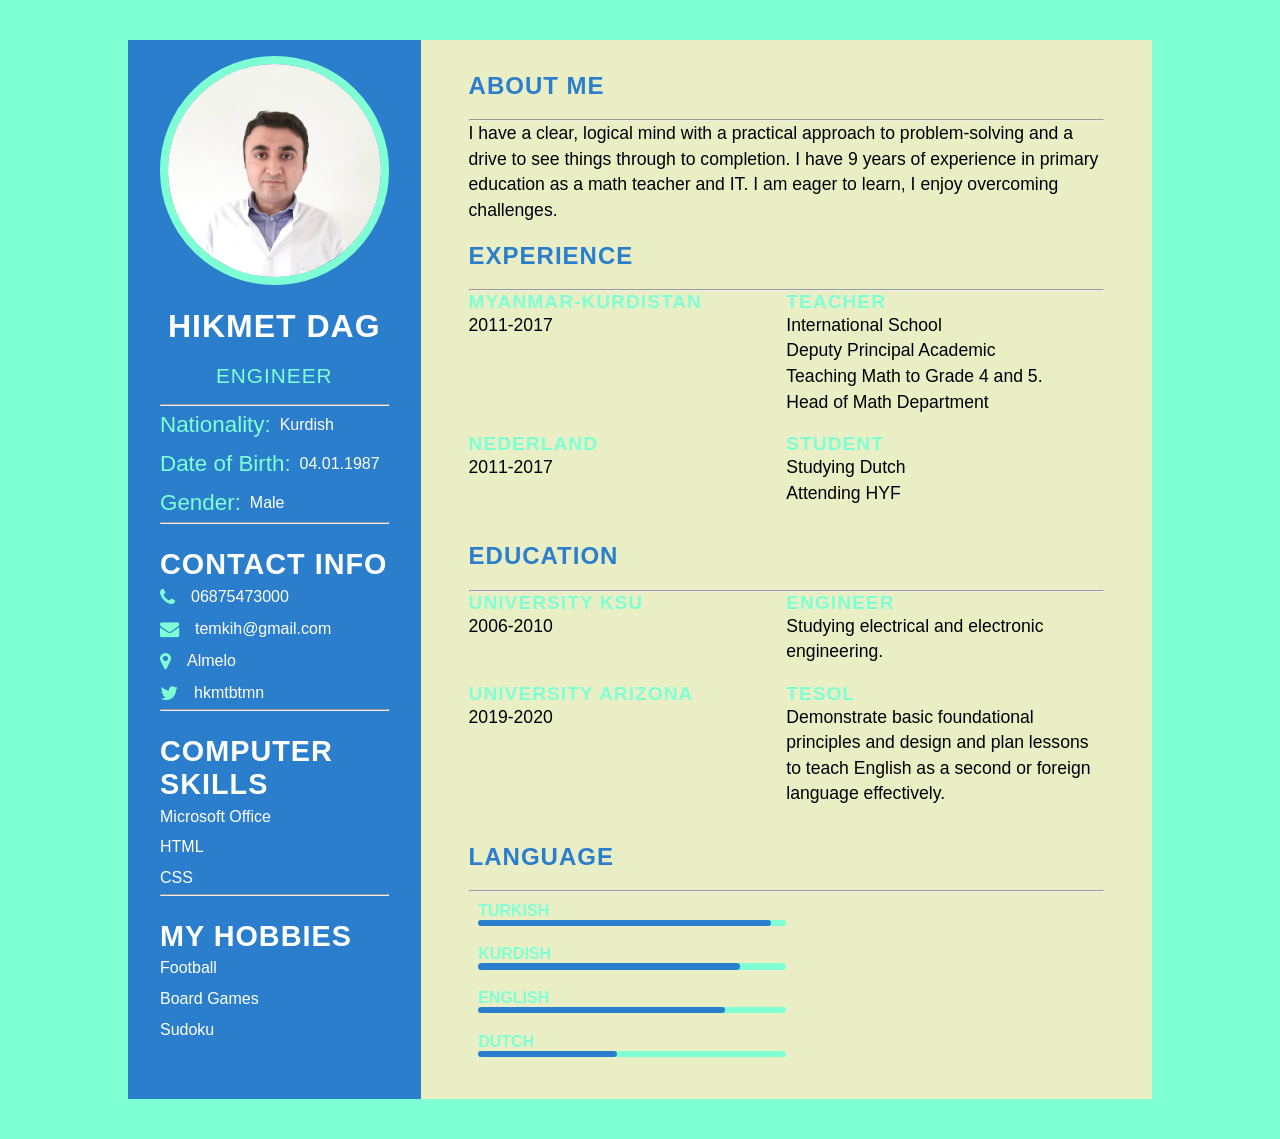
<file: week1/index.html>
<!DOCTYPE html>
<html lang="en">
<head>
    
    <meta charset="UTF-8">
    <meta http-equiv="X-UA-Compatible" content="IE=edge">
    <meta name="viewport" content="width=, initial-scale=1.0">
    <title>Resume</title>
    <link rel="stylesheet" href="index.css">
    <link href="https://fonts.googleapis.com/css2?family=Poppins:wght@100;300;400;600&display=swap" rel="stylesheet">
    <link rel="stylesheet" href="https://cdnjs.cloudflare.com/ajax/libs/font-awesome/4.7.0/css/font-awesome.min.css">
</head>
<body>
    <main class="main-content">

     <section class="left-section">

     <div class="left-content">

        <div class="portfolio">
         <div> <img class="image" src="hkmt.jpg" alt=""> </div>
         <h2 class="name">Hikmet dag</h2>
         <p class="career">Engineer</p>

         <hr>

         <ul>
            <li><span>Nationality:</span> &nbsp; Kurdish</li>
            <li> <span>Date of Birth:</span> &nbsp; 04.01.1987</li>
            <li><span>Gender:</span> &nbsp; Male</li>
        </ul>
         
     </div>
        <hr>

     <div class="contact-info">
         <h3 class="main-title">Contact Info</h3>
         <ul>
             <li>
                 <i class="fa fa-phone"></i>
                 06875473000
             </li>
             <li>
                <i class="fa fa-envelope"></i>
                temkih@gmail.com
            </li>
            <li>
                <i class="fa fa-map-marker"></i>
                Almelo
            </li>
            <li>
                <i class="fa fa-twitter"></i>
                hkmtbtmn
            </li>
         </ul>

         <hr>

         <h3 class="main-title">Computer Skills</h3> 
         <ul>
             <li>Microsoft Office</li>
             <li>HTML</li>
             <li>CSS</li>
             
         </ul>

         <hr>

         <h3 class="main-title">My hobbies</h3> 
            <ul>
                <li>Football</li>
                <li>Board Games</li>
                <li>Sudoku</li>
                
            </ul>
        </div>
        
    </div>

     </div> 

    
     </section>
    
     <section class="right-section">

        <div class="right-main-content">

            <section class="about sect">
                <h2 class="right-title">About Me</h2>
                <hr>
                <p class="para">
                    I have a clear, logical mind with a practical approach to problem-solving and a drive to see things through to completion.
                    I have 9 years of experience in primary education as a math teacher and  IT. I am eager to learn, I enjoy overcoming challenges.
                </p>
                <br>
                </section>
            <section class="exp-sect">
            <h2 class="right-title">experience</h2>
            <hr>
            
        <div class="timeline">

                <div class="left-tl-content">
                <h5 class="tl-title">myanmar-Kurdistan</h5>
                <p class="para">2011-2017</p>
            </div>

            <div class="riht-tl-content">
            <h5 class="tl-title-2">teacher</h5>
            <p class="para">
                    International School <br>
                    Deputy Principal Academic <br>        
                    Teaching Math to Grade 4 and 5. <br>
                    Head of Math Department <br>
                	
                </p>
        </div>
    </div>

    
    <br>
    
    <div class="timeline">

        <div class="left-tl-content">
            <h5 class="tl-title">nederland</h5>
            <p class="para">2011-2017 </p>
        </div>

        <div class="riht-tl-content">
        <h5 class="tl-title-2">student</h5>
        <p class="para">
                Studying Dutch <br>
                Attending HYF
            
            </p>
    </div>
        
       </div>
       <br>
       </section>
       <br>
    <section class="edu-sect">
    <h2 class="right-title">education</h2>
    <hr>
    
<div class="timeline">

        <div class="left-tl-content">
        <h5 class="tl-title"> University KSU</h5>
        <p class="para">2006-2010</p>
    </div>

    <div class="riht-tl-content">
    <h5 class="tl-title-2">Engineer</h5>
    <p class="para">
            Studying electrical and electronic engineering.
            
        </p>
</div>
</div>
<br>

<div class="timeline">

    <div class="left-tl-content">
    <h5 class="tl-title"> University Arizona</h5>
    <p class="para">2019-2020</p>
</div>

<div class="riht-tl-content">
<h5 class="tl-title-2">tesol</h5>
<p class="para">
    Demonstrate basic foundational principles and design and plan 
    lessons to teach English as a second or foreign language effectively.
        
    </p>
</div>
</div>
</section>
<br>
<br>

<section>
    <div class="language-section">
        <h2 class="right-title">language</h2>
        <hr>

        <ul>
            <li>
              <h5 class="language-title">turkish</h5>
                <div class="bar">
                    <div class="progress turkish"></div>
                </div>

            </li>
            

            <li>
                <h5 class="language-title">kurdish</h5>
                  <div class="bar">
                      <div class="progress kurdish"></div>
                  </div>
  
              </li>

              <li>
                <h5 class="language-title">english</h5>
                  <div class="bar">
                      <div class="progress english"></div>
                  </div>
  
              </li>
              <li>
                <h5 class="language-title">dutch</h5>
                  <div class="bar">
                      <div class="progress dutch"></div>
                  </div>
  
              </li>
        </ul>

       


    </div>
  

</section>

  
            

        </div>
     </section>
     




    </main>
    
</body>
</html>
</file>
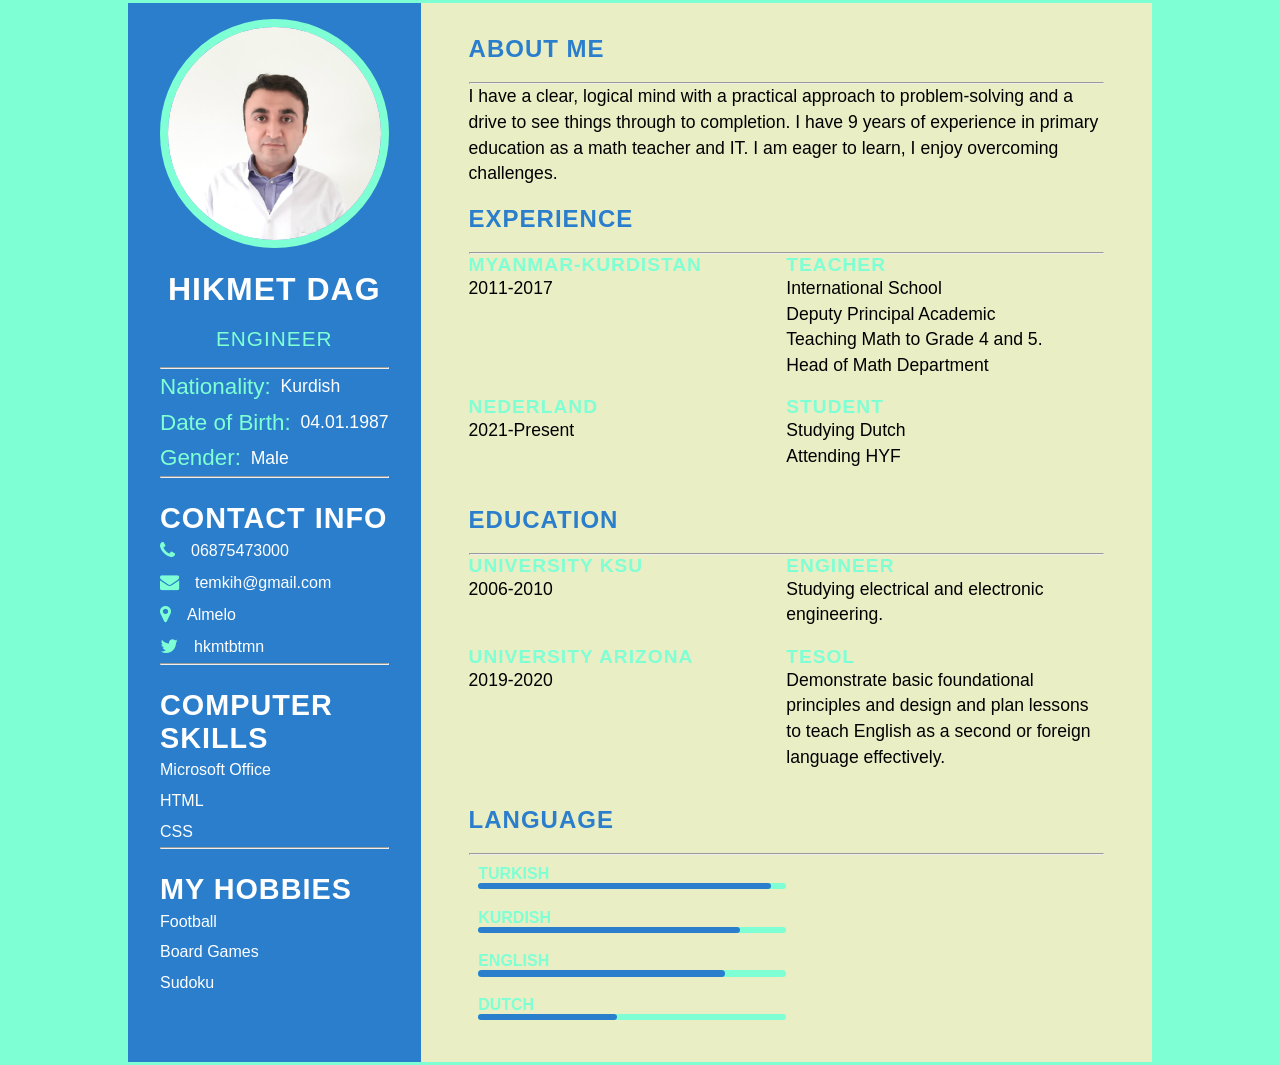
<file: week1/Homework/index.html>
<!DOCTYPE html>
<html lang="en">
<head>
    
    <meta charset="UTF-8">
    <meta http-equiv="X-UA-Compatible" content="IE=edge">
    <meta name="viewport" content="width=, initial-scale=1.0">
    <title>Resume</title>
    <link rel="stylesheet" href="index.css">
    <!-- Goole font coppied from WWW.w3school.com -->
    <link href="https://fonts.googleapis.com/css2?family=Poppins:wght@100;300;400;600&display=swap" rel="stylesheet">
    <!-- I added this ref link foe some special character like twitter sign.. -->
    <link rel="stylesheet" href="https://cdnjs.cloudflare.com/ajax/libs/font-awesome/4.7.0/css/font-awesome.min.css">
</head>
<body>
    <main class="main-content">
<!-- I divided the page into two parts left and right -->
     <section class="left-section">

     <div class="left-content">

        <div class="portfolio">
         <div> <img class="image" src="hkmt.jpg" alt=""> </div>
         <h2 class="name">Hikmet dag</h2>
         <p class="career">Engineer</p>

         <hr>

        <ul>
            <!-- &nbsp is used to put space between texts -->
        
            <li><span>Nationality:</span> &nbsp; Kurdish</li>
            <li> <span>Date of Birth:</span> &nbsp; 04.01.1987</li>
            <li><span>Gender:</span> &nbsp; Male</li>
        </ul>
         
     </div>
        <hr>

     <div class="contact-info">
         <h3 class="main-title">Contact Info</h3>
         <ul>
             <li>
                 <i class="fa fa-phone"></i>
                 06875473000
             </li>
             <li>
                <i class="fa fa-envelope"></i>
                temkih@gmail.com
            </li>
            <li>
                <i class="fa fa-map-marker"></i>
                Almelo
            </li>
            <li>
                <i class="fa fa-twitter"></i>
                hkmtbtmn
            </li>
         </ul>

         <hr>

         <h3 class="main-title">Computer Skills</h3> 
         <ul>
             <li>Microsoft Office</li>
             <li>HTML</li>
             <li>CSS</li>
             
         </ul>

         <hr>

         <h3 class="main-title">My hobbies</h3> 
            <ul>
                <li>Football</li>
                <li>Board Games</li>
                <li>Sudoku</li>
                
            </ul>
        </div>
        
    </div>

     </div> 

    
     </section>
    
     <section class="right-section">

        <div class="right-main-content">

            <section class="about sect">
                <h2 class="right-title">About Me</h2>
                <hr>
                <p class="para">
                    I have a clear, logical mind with a practical approach to problem-solving and a drive to see things through to completion.
                    I have 9 years of experience in primary education as a math teacher and  IT. I am eager to learn, I enjoy overcoming challenges.
                </p>
                <br>
                </section>
            <section class="exp-sect">
            <h2 class="right-title">experience</h2>
            <hr>
            
        <div class="timeline">

                <div class="left-tl-content">
                <h5 class="tl-title">myanmar-Kurdistan</h5>
                <p class="para">2011-2017</p>
            </div>

            <div class="riht-tl-content">
            <h5 class="tl-title-2">teacher</h5>
            <p class="para">
                    International School <br>
                    Deputy Principal Academic <br>        
                    Teaching Math to Grade 4 and 5. <br>
                    Head of Math Department <br>
                	
                </p>
        </div>
    </div>

    
    <br>
    
    <div class="timeline">

        <div class="left-tl-content">
            <h5 class="tl-title">nederland</h5>
            <p class="para">2021-Present </p>
        </div>

        <div class="riht-tl-content">
        <h5 class="tl-title-2">student</h5>
        <p class="para">
                Studying Dutch <br>
                Attending HYF
            
            </p>
    </div>
        
       </div>
       <br>
       </section>
       <br>
    <section class="edu-sect">
    <h2 class="right-title">education</h2>
    <hr>
    
<div class="timeline">

        <div class="left-tl-content">
        <h5 class="tl-title"> University KSU</h5>
        <p class="para">2006-2010</p>
    </div>

    <div class="riht-tl-content">
    <h5 class="tl-title-2">Engineer</h5>
    <p class="para">
            Studying electrical and electronic engineering.
            
        </p>
</div>
</div>
<br>

<div class="timeline">

    <div class="left-tl-content">
    <h5 class="tl-title"> University Arizona</h5>
    <p class="para">2019-2020</p>
</div>

<div class="riht-tl-content">
<h5 class="tl-title-2">Tesol</h5>
<p class="para">
    Demonstrate basic foundational principles and design and plan 
    lessons to teach English as a second or foreign language effectively.
        
    </p>
</div>
</div>
</section>
<br>
<br>

<section>
    <div class="language-section">
        <h2 class="right-title">language</h2>
        <hr>

        <ul>
            <li>
              <h5 class="language-title">turkish</h5>
                <div class="bar">
                    <div class="progress turkish"></div>
                </div>

            </li>
            

            <li>
                <h5 class="language-title">kurdish</h5>
                  <div class="bar">
                      <div class="progress kurdish"></div>
                  </div>
  
              </li>

              <li>
                <h5 class="language-title">english</h5>
                  <div class="bar">
                      <div class="progress english"></div>
                  </div>
  
              </li>
              <li>
                <h5 class="language-title">dutch</h5>
                  <div class="bar">
                      <div class="progress dutch"></div>
                  </div>
  
              </li>
        </ul>

       


    </div>
  

</section>

  
            

        </div>
     </section>
     




    </main>
    
</body>
</html>
</file>
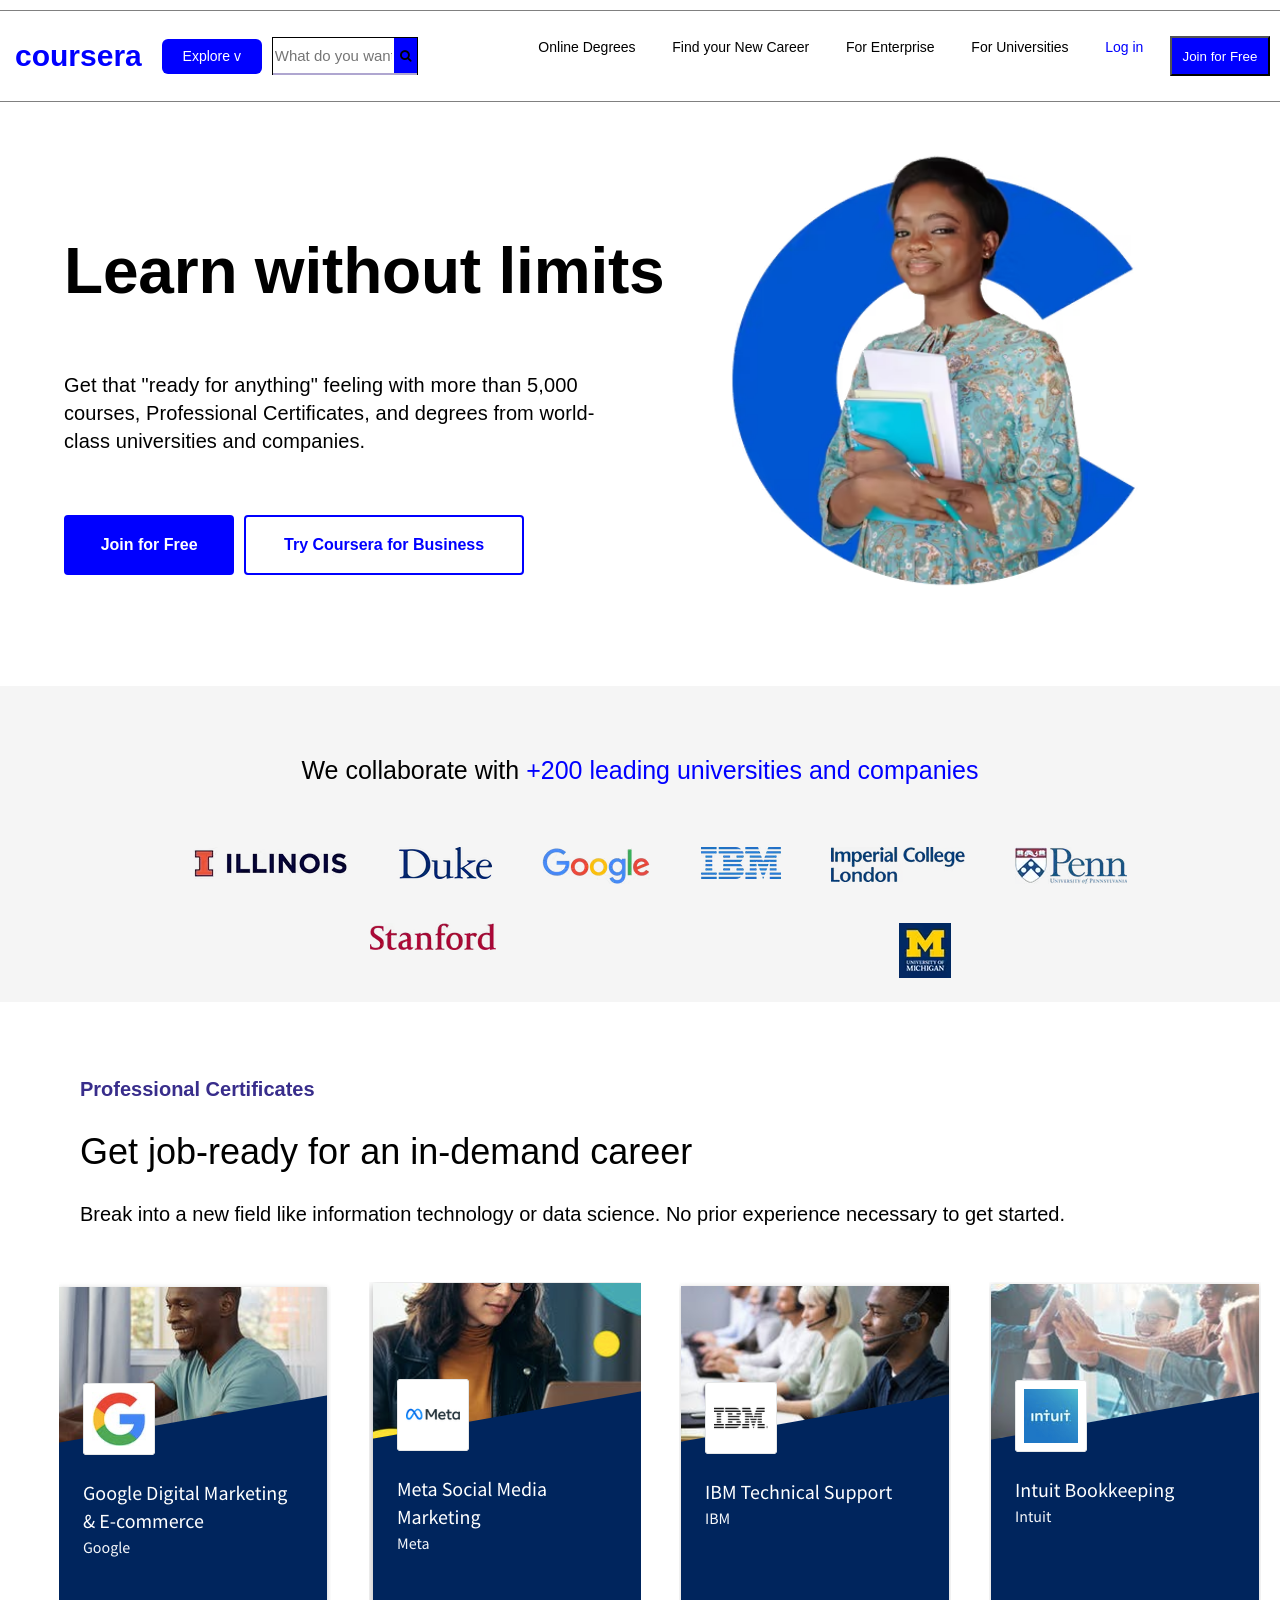
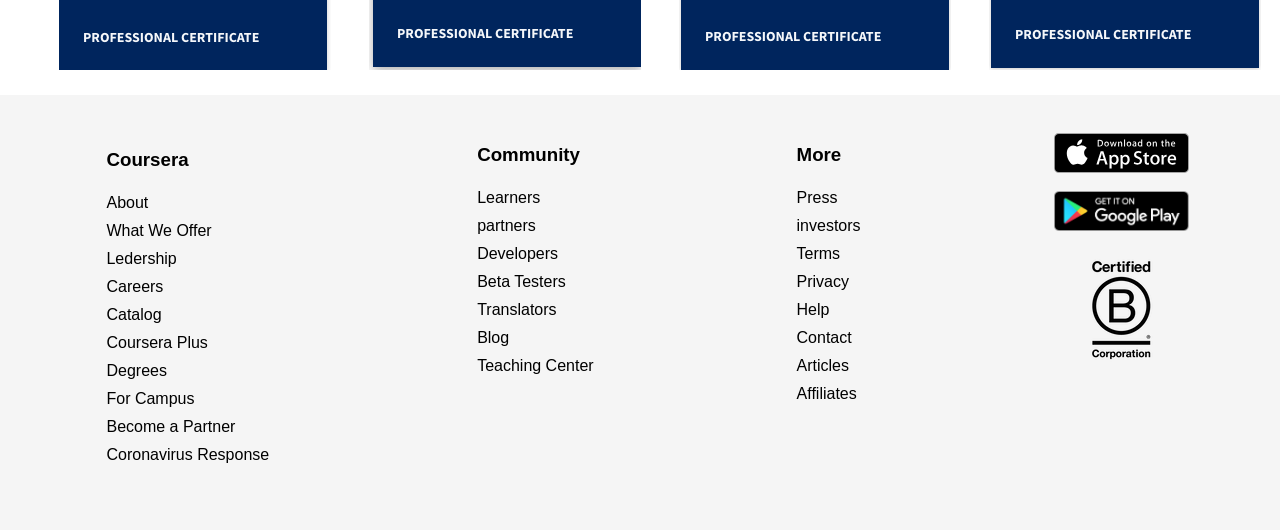
<file: week2/Homework/index.html>
<html lang="en">
  <head>
    <meta charset="UTF-8" />
    <meta http-equiv="X-UA-Compatible" content="IE=edge" />
    <meta name="viewport" content="width=device-width" />
    <title>coursera</title>
    <link
      rel="stylesheet"
      href="https://cdnjs.cloudflare.com/ajax/libs/font-awesome/4.7.0/css/font-awesome.min.css"
    />
    <link rel="stylesheet" href="index.css" />
  </head>
  <body>
    
    <header>
      <div class="head">
        <h2>coursera</h2>
        
      </div>
      <a class="menu" href="#"><i class="fa fa-bars"></i></a>

      <div class="dropdown">
        <button class="dropbtn">Explore <span>v</span></button>
        <div class="dropdown-content">
          <a href="#">Math and Logic</a>
          <a href="#">Computer Science</a>
          <a href="#">Language Training</a>
        </div>
      </div>

      <div class="search-container">
        <form class="formhead" >
          <input
            type="text"
            placeholder="What do you want to learn?"
            name="search"
          />
          <button type="submit"><i class="fa fa-search"></i></button>
        </form>
      </div>

      <nav>
        <ul class="navlist">
          <li><a class="link" href="#">Online Degrees</a></li>
          <li><a class="link" href="#">Find your New Career</a></li>
          <li><a class="link" href="#">For Enterprise</a></li>
          <li><a class="link" href="#">For Universities</a></li>
          <li><a class="login" href="#">Log in</a></li>
        </ul>
        <button class="button">Join for Free</button>
      </nav>
      <button class="submitresp"><i class="fa fa-search"></i></button>
    </header>

    <main class="main">

    <div class="intro">
      <div class="presentation">
        <div class="text">
          <h1>Learn without limits</h1>
          
          <p>
            Get that "ready for anything" feeling with more than 5,000 courses,
            Professional Certificates, and degrees from world-class universities
            and companies.
          </p></div>
        

        <div class="buttons">
          <button class="joinBtn">Join for Free</button>
          <button class="businessBtn">Try Coursera for Business</button>
        </div>
      </div>
      <div class="pict">
        <img src="img/resim1.png" alt="" />
      </div>
    </div>
    <section class="univComps">
      <h2>
        We collaborate with
        <a href="#">+200 leading universities and companies</a>
      </h2>
      <div class="institutions">
        <ul>
          <li>
            <a href="#"><img src="img/illinois.png" alt="" /></a>
          </li>
          <li>
            <a href="#"><img src="img/duke.png" alt="" /></a>
          </li>
          <li>
            <a href="#"><img src="img/google.png" alt="" /></a>
          </li>
          <li>
            <a href="#"><img src="img/ibm.png" alt="" /></a>
          </li>
          <li>
            <a href="#"><img src="img/imperial.png" alt="" /></a>
          </li>
          <li>
            <a href="#"><img src="img/penn.png" alt="" /></a>
          </li>
          <li>
            <a href="#"><img src="img/stanford.png" alt="" /></a>
          </li>
          <li>
            <a href="#"><img src="img/umich.png" alt="" /></a>
          </li>
        </ul>
      </div>
    </section>

    <section class="bottomSection">
      <div class="bottomtext">
        <h3>Professional Certificates</h3>
        <h2>Get job-ready for an in-demand career</h2>
        <p>
          Break into a new field like information technology or data science. No
          prior experience necessary to get started.
        </p>
      </div>
      <ul>
        <li>
          <a href="#"><img src="img/1.png" alt="" /></a>
        </li>
        <li>
          <a href="#"><img src="img/2.png" alt="" /></a>
        </li>
        <li>
          <a href="#"><img src="img/3.png" alt="" /></a>
        </li>
        <li>
          <a href="#"><img src="img/4.png" alt="" /></a>
        </li>
      </ul>
    </section>
    <footer>
      <div class="courserafooter">
        <h3>Coursera</h3>
        <ul>
          <li><a href="#">About</a></li>
          <li><a href="#">What We Offer</a></li>
          <li><a href="#">Ledership</a></li>
          <li><a href="#">Careers</a></li>
          <li><a href="#">Catalog</a></li>
          <li><a href="#">Coursera Plus</a></li>
          <li><a href="#">Degrees</a></li>
          <li><a href="#">For Campus</a></li>
          <li><a href="#">Become a Partner</a></li>
          <li><a href="#">Coronavirus Response</a></li>
        </ul>
      </div>

      <div class="community">
        <h3>Community</h3>
        <ul>
          <li><a href="#">Learners</a></li>
          <li><a href="#">partners</a></li>
          <li><a href="#">Developers</a></li>
          <li><a href="#">Beta Testers</a></li>
          <li><a href="#">Translators</a></li>
          <li><a href="#">Blog</a></li>
          <li><a href="#">Teaching Center</a></li>
        </ul>
      </div>

      <div class="morefooter">
        <h3>More</h3>
        <ul>
          <li><a href="#">Press</a></li>
          <li><a href="#">investors</a></li>
          <li><a href="#">Terms</a></li>
          <li><a href="#">Privacy</a></li>
          <li><a href="#">Help</a></li>
          <li><a href="#">Contact</a></li>
          <li><a href="#">Articles</a></li>
          <li><a href="#">Affiliates</a></li>
        </ul>
      </div>

      <div class="appsigns">
        <br />

        <img src="img/appstore.svg" alt="" /> <br />
        <br />
        <img class="playstore" src="img/playstore.png" alt="" /> <br />
        <br />
        <img class="certifiedimg" src="img/certified.png" alt="" />
      </div>
    </footer>
  </main>
  </body>
</html>
</file>
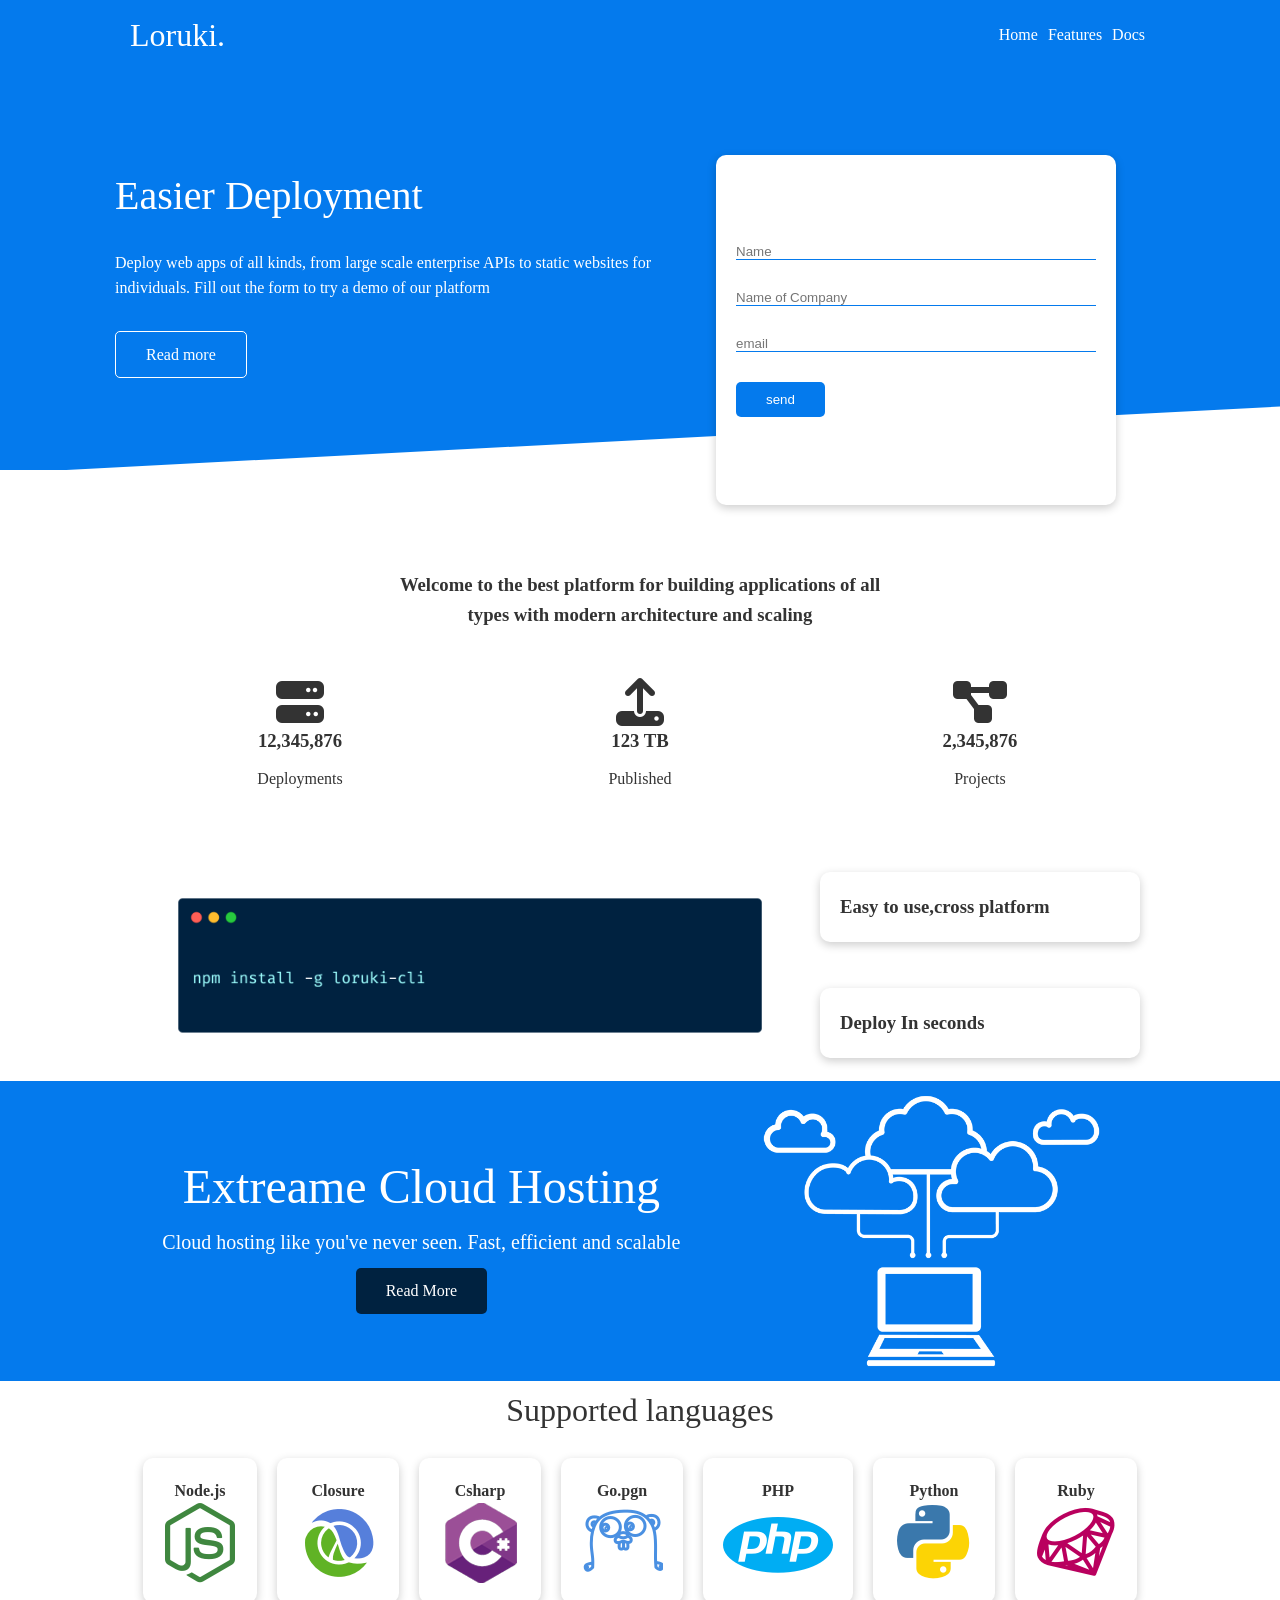
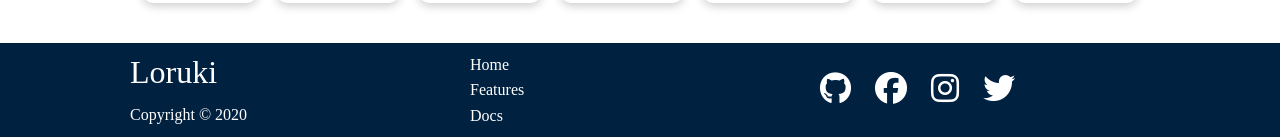
<file: week3/loruki/index.html>
<html lang="en">
  <head>
    <meta charset="UTF-8" />
    <meta http-equiv="X-UA-Compatible" content="IE=edge" />
    <meta name="viewport" content="width=device-width, initial-scale=1.0" />
    <link rel="stylesheet" href="index.css" />
    <link rel="stylesheet" href="utulities.css" />
    <link
      rel="stylesheet"
      href="https://cdnjs.cloudflare.com/ajax/libs/font-awesome/6.1.1/css/all.min.css"
      integrity="sha512-KfkfwYDsLkIlwQp6LFnl8zNdLGxu9YAA1QvwINks4PhcElQSvqcyVLLD9aMhXd13uQjoXtEKNosOWaZqXgel0g=="
      crossorigin="anonymous"
      referrerpolicy="no-referrer"
    />
    <title>Loriku</title>
  </head>
  <body>
    <!-- Nav Bar -->
    <div class="navbar">
      <div class="container flex">
        <h1 class="logo">Loruki.</h1>
        <nav>
          <ul>
            <li><a href="index.html">Home</a></li>
            <li><a href="features.html">Features</a></li>
            <li><a href="docs.html">Docs</a></li>
          </ul>
        </nav>
      </div>
    </div>

    <section class="showcase">
      <div class="container grid">
        <div class="showcase-text">
          <h1>Easier Deployment</h1>
          <p>
            Deploy web apps of all kinds, from large scale enterprise APIs to
            static websites for individuals. Fill out the form to try a demo of
            our platform
          </p>
          <a href="features.html" class="btn btn-outline">Read more</a>
        </div>
        <div class="showcase-form card">
          <h2>Requet Demo</h2>
          <form>
            <div class="form-control">
              <input type="text" name="name" placeholder="Name" required />
            </div>
            <div class="form-control">
              <input
                type="text"
                name="company"
                placeholder="Name of Company"
                required
              />
            </div>
            <div class="form-control">
              <input type="email" name="email" placeholder="email" required />
            </div>
            <input type="submit" value="send" class="btn btn-primary" />
          </form>
        </div>
      </div>
    </section>

    <!-- stats -->
    <section class="stats">
      <div class="container">
        <h3 class="stats-heading text-center my-1">
          Welcome to the best platform for building applications of all types
          with modern architecture and scaling
        </h3>
        <div class="grid grid-3 text-center my-4">
          <div>
            <i class="fas fa-server fa-3x"></i>
            <h3>12,345,876</h3>
            <p class="text-secondary">Deployments</p>
          </div>
          <div>
            <i class="fas fa-upload fa-3x"></i>
            <h3>123 TB</h3>
            <p class="text-secondary">Published</p>
          </div>
          <div>
            <i class="fas fa-project-diagram fa-3x"></i>
            <h3>2,345,876</h3>
            <p class="text-secondary">Projects</p>
          </div>
        </div>
      </div>
    </section>

    <!-- cli -->

    <section class="cli">
      <div class="container grid cl">
        <img src="images/cli.png" alt="" />
        <div class="card">
          <h3>Easy to use,cross platform</h3>
        </div>
        <div class="card">
          <h3>Deploy In seconds</h3>
        </div>
      </div>
    </section>

    <section class="cloud bg-primary my-2 py-2">
      <div class="container grid">
        <div class="text-center">
          <h2 class="lg">Extreame Cloud Hosting</h2>
          <p class="lead my-1">
            Cloud hosting like you've never seen. Fast, efficient and scalable
          </p>
          <a href="features.html" class="btn btn-dark">Read More</a>
        </div>
        <img src="images/cloud.png" alt="" />
      </div>
    </section>
    <section class="languages">
      <h2 class="md text-center my-2">Supported languages</h2>
      <div class="container flex">
        <div class="card">
          <h4>Node.js</h4>
          <img src="images/logos/node.png" alt="" />
        </div>

        <div class="card">
            <h4>Closure</h4>
            <img src="images/logos/clojure.png" alt="" />
          </div>

          <div class="card">
            <h4>Csharp</h4>
            <img src="images/logos/csharp.png" alt="" />
          </div>

          <div class="card">
            <h4>Go.pgn</h4>
            <img src="images/logos/go.png" alt="" />
          </div>

          <div class="card">
            <h4>PHP</h4>
            <img src="images/logos/php.png" alt="" />
          </div>

          <div class="card">
            <h4>Python</h4>
            <img src="images/logos/python.png" alt="" />
          </div>

          <div class="card">
            <h4>Ruby</h4>
            <img src="images/logos/ruby.png" alt="" />
          </div>


      </div>
    </section>
     <!-- Footer -->
     <footer class="footer bg-dark ">
        <div class="container grid grid-3">
            <div>
                <h1>Loruki
                </h1>
                <p>Copyright &copy; 2020</p>
            </div>
            <nav>
                <ul>
                    <li><a href="index.html">Home</a></li>
                    <li><a href="features.html">Features</a></li>
                    <li><a href="docs.html">Docs</a></li>
                </ul> 
            </nav>
            <div class="social">
                <a href="#"><i class="fab fa-github fa-2x"></i></a>
                <a href="#"><i class="fab fa-facebook fa-2x"></i></a>
                <a href="#"><i class="fab fa-instagram fa-2x"></i></a>
                <a href="#"><i class="fab fa-twitter fa-2x"></i></a>
            </div>
        </div>
        </footer>
  </body>
</html>
</file>
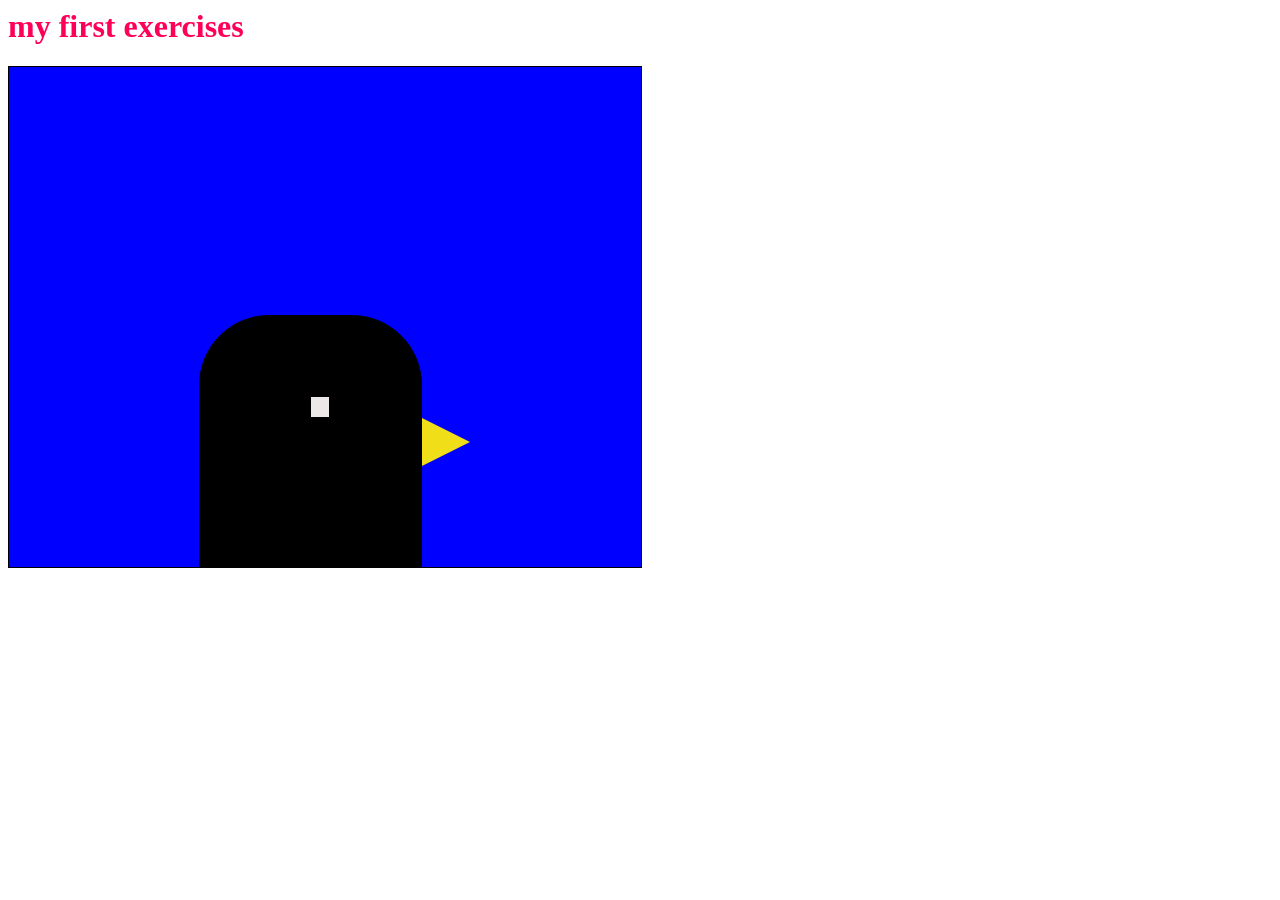
<file: week1/Exercises/Birdexercise/index.html>
<html lang="en">
<head>
    <meta charset="UTF-8">
    <meta http-equiv="X-UA-Compatible" content="IE=edge">
    <meta name="viewport" content="width=device-width, initial-scale=1.0">
    <title>Document</title>
   <link rel="stylesheet" href="index.css">
</head>
<body>
    <h1>my first exercises</h1>
    <div id="main">
        <div id="triangle"> </div>
        <div id="second">
            <div id="third"></div>
        </div>
    </div>
</body>
</html>
</file>
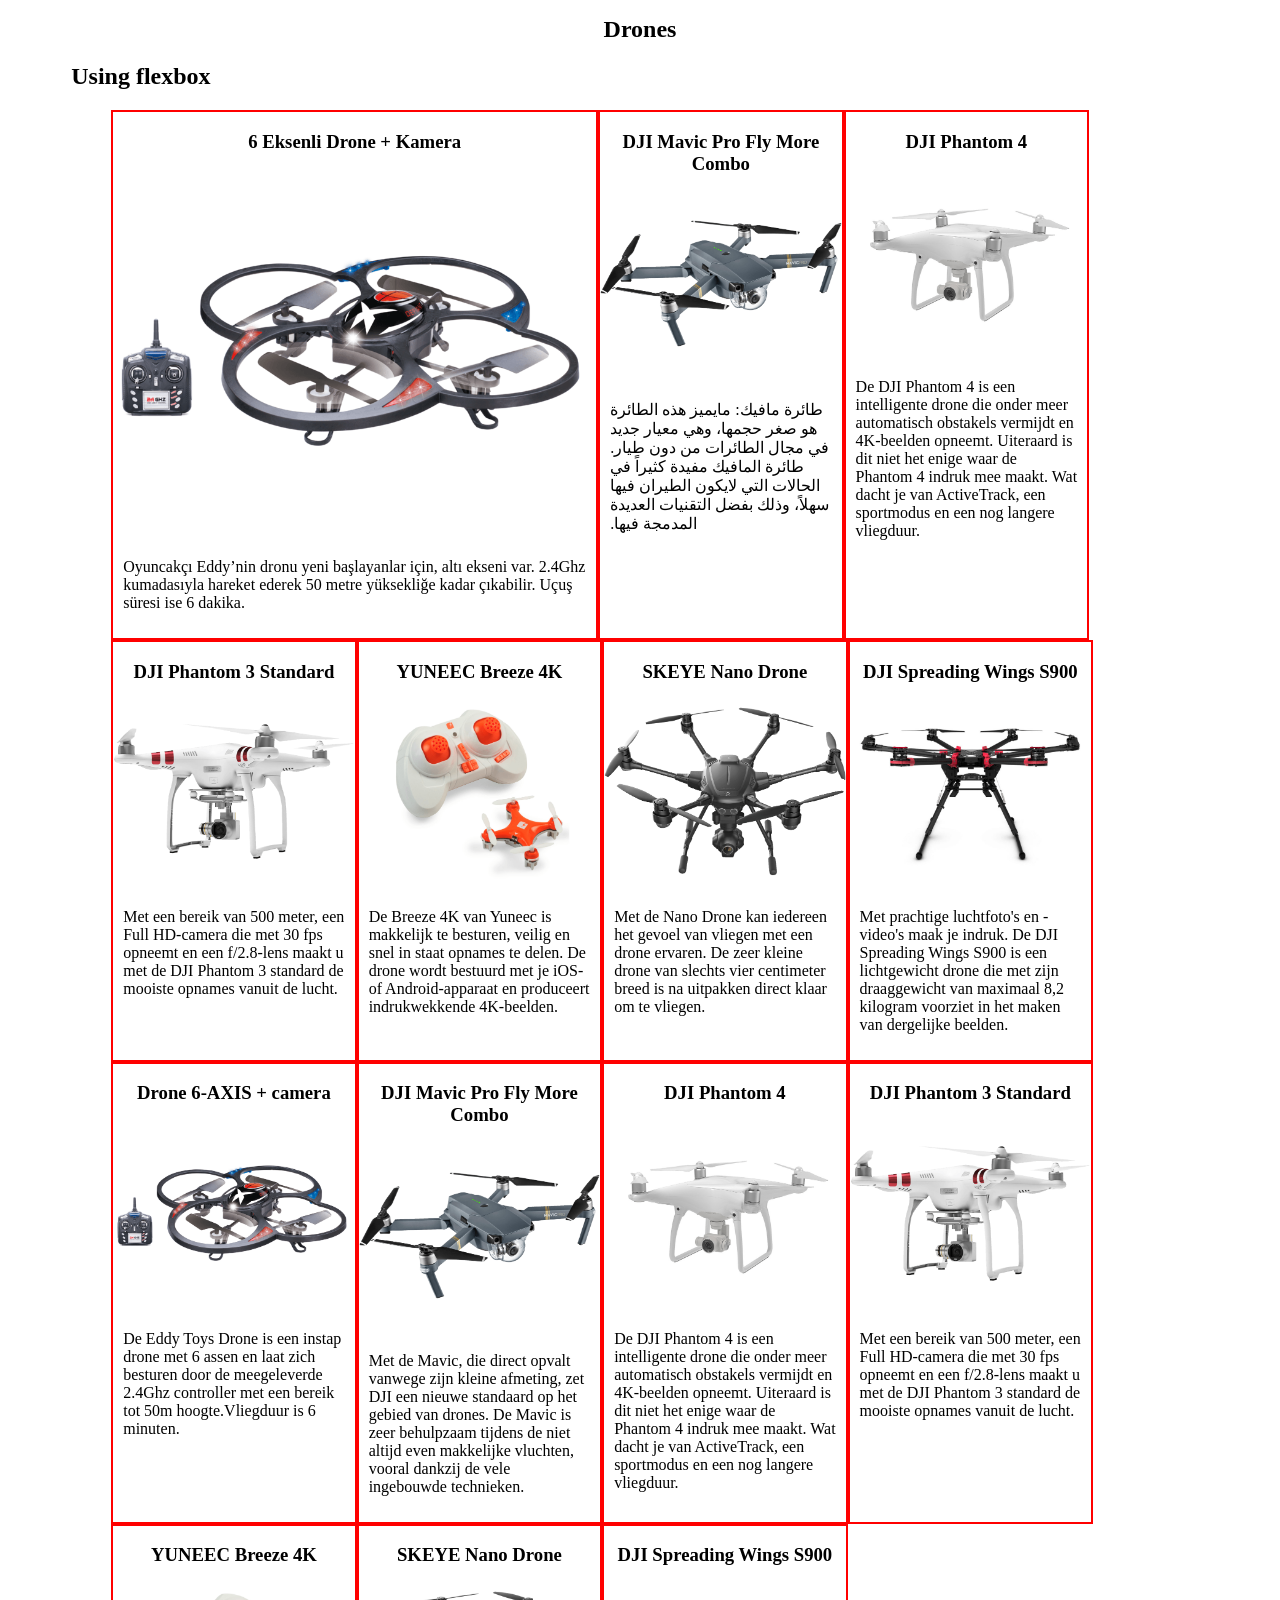
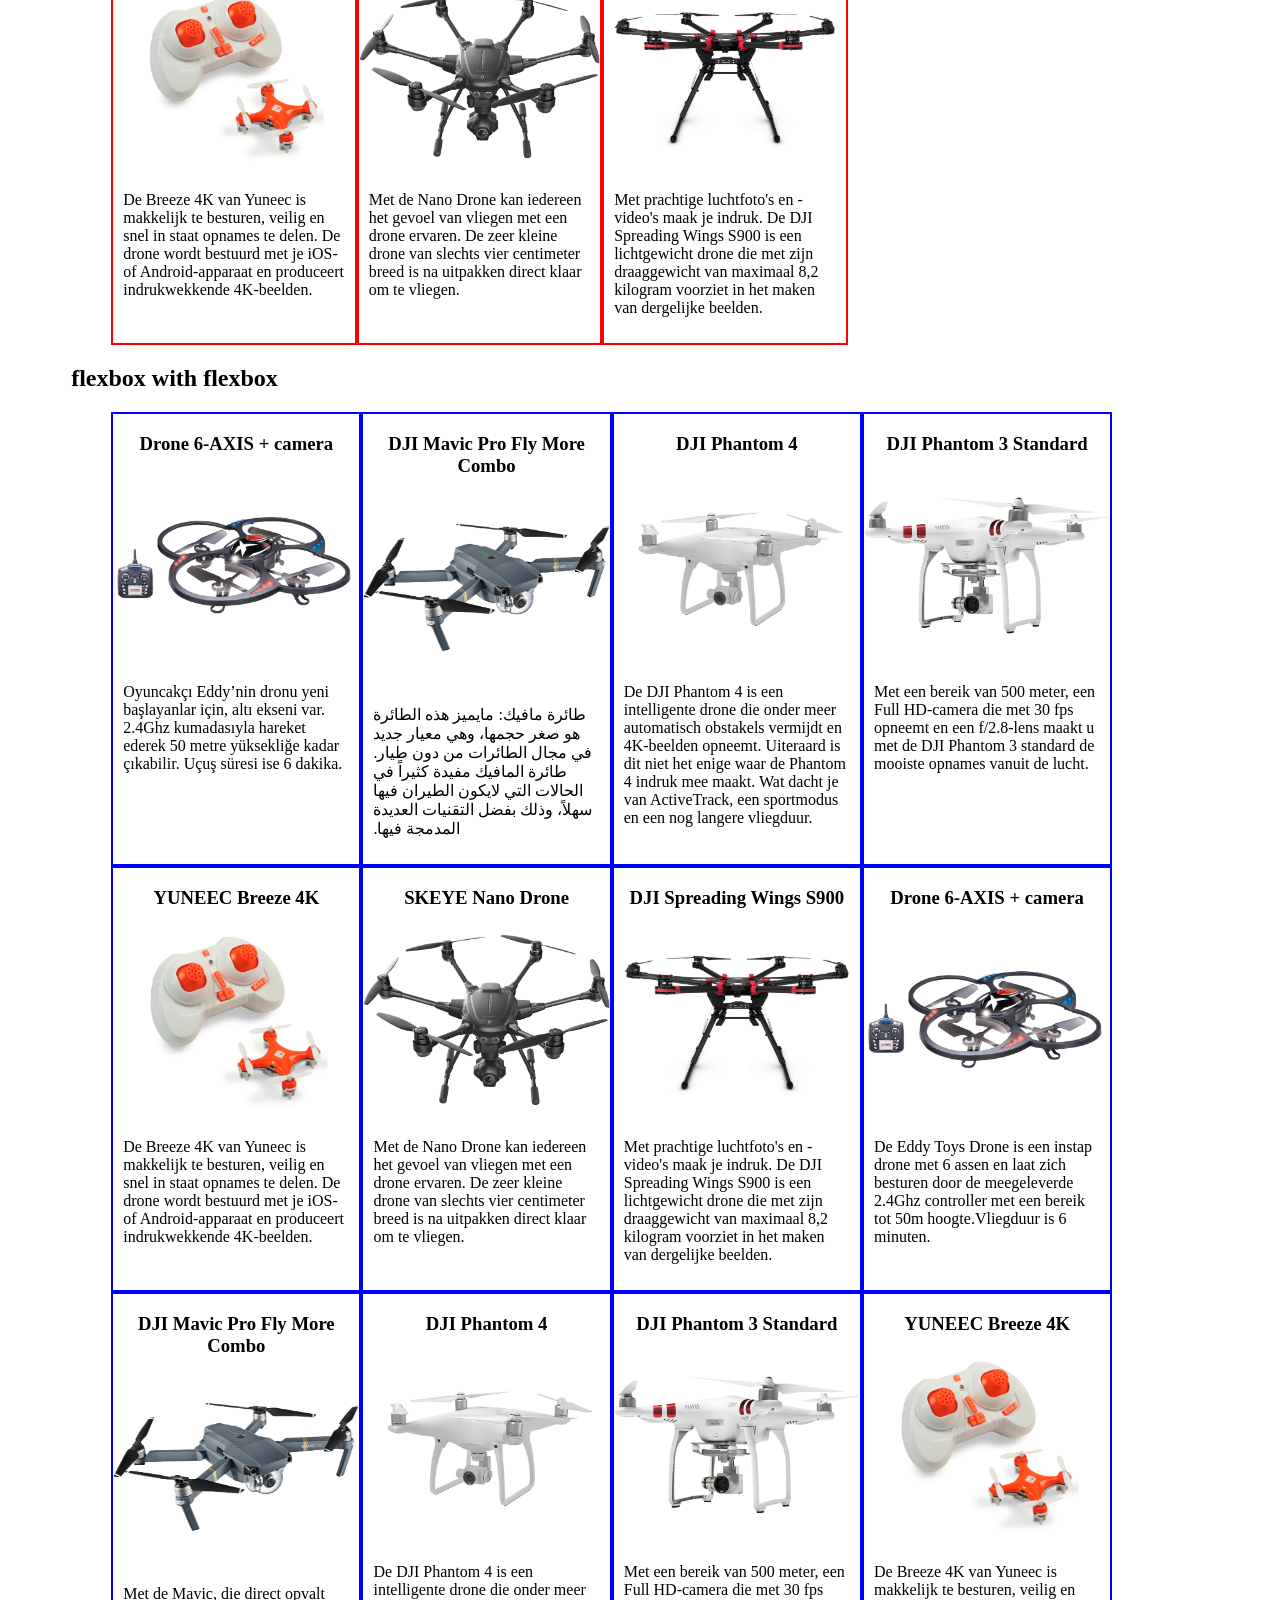
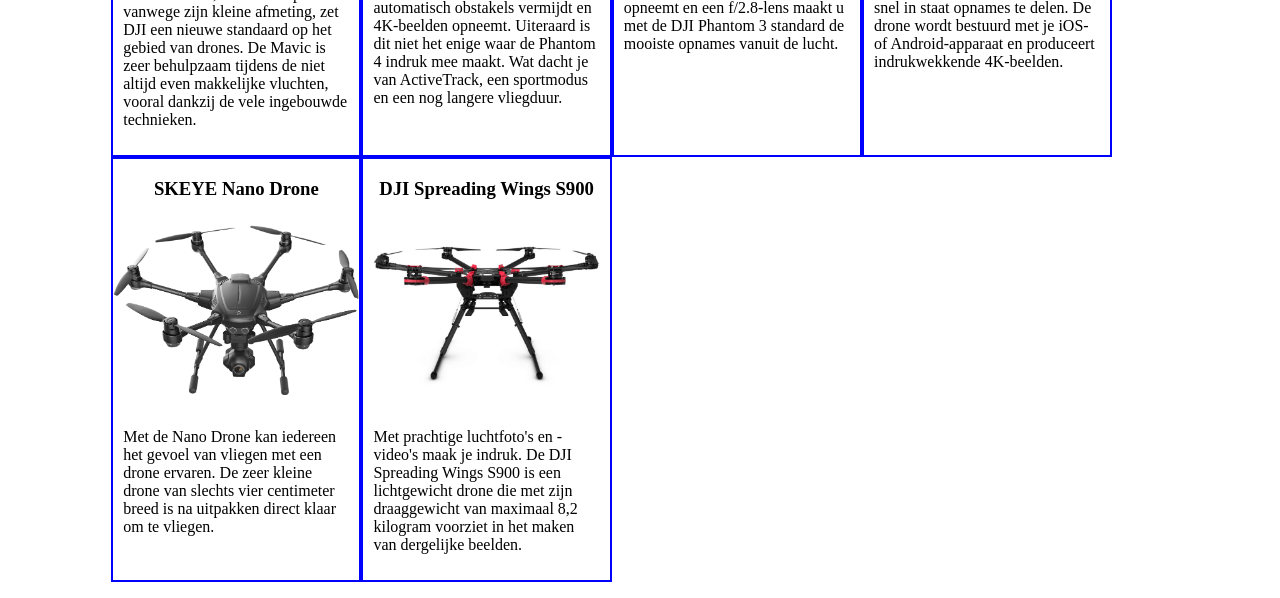
<file: week2/exercise/01-drones-website/index.html>
<!doctype html>
<html>
    <head>
        <meta charset="utf-8">
        <meta name="viewport" content="width=device-width, initial-scale=1.0">
        <title>Drones</title>
        <link rel="stylesheet" href="index.css">
    </head>
    <body>
        <header>
            <h1>Drones</h1>
        </header>
        <main>
            <section class="flexbox-section">
                <h2>Using flexbox</h2>
                <ul class="flexbox-list">
                    <li class="flexbox-item">
                        <h3>6 Eksenli Drone + Kamera</h3>
                        <img src="images/drone1.png">
                        <p>Oyuncakçı Eddy’nin dronu yeni başlayanlar için, altı ekseni var. 2.4Ghz kumadasıyla hareket ederek 50 metre yüksekliğe kadar çıkabilir. Uçuş süresi ise 6 dakika.</p>
                    </li>
                    <li class="flexbox-item">
                        <h3>DJI Mavic Pro Fly More Combo</h3>
                        <img src="images/drone2.png">
                         <p dir="rtl">طائرة مافيك: مايميز هذه الطائرة هو صغر حجمها، وهي معيار جديد في مجال الطائرات من دون طيار. طائرة المافيك مفيدة كثيراً في الحالات التي لايكون الطيران فيها سهلاً، وذلك بفضل التقنيات العديدة المدمجة فيها.</p>
                    </li>
                    <li class="flexbox-item">
                        <h3>DJI Phantom 4</h3>
                        <img src="images/drone3.png">
                        <p>De DJI Phantom 4 is een intelligente drone die onder meer automatisch obstakels vermijdt en 4K-beelden opneemt. Uiteraard is dit niet het enige waar de Phantom 4 indruk mee maakt. Wat dacht je van ActiveTrack, een sportmodus en een nog langere vliegduur.</p>
                    </li>
                    <li class="flexbox-item">
                        <h3>DJI Phantom 3 Standard</h3>
                        <img src="images/drone4.png">
                        <p>Met een bereik van 500 meter, een Full HD-camera die met 30 fps opneemt en een f/2.8-lens maakt u met de DJI Phantom 3 standard de mooiste opnames vanuit de lucht.</p>
                    </li>
                    <li class="flexbox-item">
                        <h3>YUNEEC Breeze 4K</h3>
                        <img src="images/drone5.png">
                        <p>De Breeze 4K van Yuneec is makkelijk te besturen, veilig en snel in staat opnames te delen. De drone wordt bestuurd met je iOS- of Android-apparaat en produceert indrukwekkende 4K-beelden.</p>
                    </li>
                    <li class="flexbox-item">
                        <h3>SKEYE Nano Drone</h3>
                        <img src="images/drone6.png">
                        <p>Met de Nano Drone kan iedereen het gevoel van vliegen met een drone ervaren. De zeer kleine drone van slechts vier centimeter breed is na uitpakken direct klaar om te vliegen.</p>
                    </li>
                    <li class="flexbox-item">
                        <h3>DJI Spreading Wings S900</h3>
                        <img src="images/drone7.png">
                        <p>Met prachtige luchtfoto's en -video's maak je indruk. De DJI Spreading Wings S900 is een lichtgewicht drone die met zijn draaggewicht van maximaal 8,2 kilogram voorziet in het maken van dergelijke beelden.</p>
                    </li>
                    <li class="flexbox-item">
                        <h3>Drone 6-AXIS + camera</h3>
                        <img src="images/drone1.png">
                        <p>De Eddy Toys Drone is een instap drone met 6 assen en laat zich besturen door de meegeleverde 2.4Ghz controller met een bereik tot 50m hoogte.Vliegduur is 6 minuten.</p>
                    </li>
                    <li class="flexbox-item">
                        <h3>DJI Mavic Pro Fly More Combo</h3>
                        <img src="images/drone2.png">
                        <p>Met de Mavic, die direct opvalt vanwege zijn kleine afmeting, zet DJI een nieuwe standaard op het gebied van drones. De Mavic is zeer behulpzaam tijdens de niet altijd even makkelijke vluchten, vooral dankzij de vele ingebouwde technieken.</p>
                    </li>
                    <li class="flexbox-item">
                        <h3>DJI Phantom 4</h3>
                        <img src="images/drone3.png">
                        <p>De DJI Phantom 4 is een intelligente drone die onder meer automatisch obstakels vermijdt en 4K-beelden opneemt. Uiteraard is dit niet het enige waar de Phantom 4 indruk mee maakt. Wat dacht je van ActiveTrack, een sportmodus en een nog langere vliegduur.</p>
                    </li>
                    <li class="flexbox-item">
                        <h3>DJI Phantom 3 Standard</h3>
                        <img src="images/drone4.png">
                        <p>Met een bereik van 500 meter, een Full HD-camera die met 30 fps opneemt en een f/2.8-lens maakt u met de DJI Phantom 3 standard de mooiste opnames vanuit de lucht.</p>
                    </li>
                    <li class="flexbox-item">
                        <h3>YUNEEC Breeze 4K</h3>
                        <img src="images/drone5.png">
                        <p>De Breeze 4K van Yuneec is makkelijk te besturen, veilig en snel in staat opnames te delen. De drone wordt bestuurd met je iOS- of Android-apparaat en produceert indrukwekkende 4K-beelden.</p>
                    </li>
                    <li class="flexbox-item">
                        <h3>SKEYE Nano Drone</h3>
                        <img src="images/drone6.png">
                        <p>Met de Nano Drone kan iedereen het gevoel van vliegen met een drone ervaren. De zeer kleine drone van slechts vier centimeter breed is na uitpakken direct klaar om te vliegen.</p>
                    </li>
                    <li class="flexbox-item">
                        <h3>DJI Spreading Wings S900</h3>
                        <img src="images/drone7.png">
                        <p>Met prachtige luchtfoto's en -video's maak je indruk. De DJI Spreading Wings S900 is een lichtgewicht drone die met zijn draaggewicht van maximaal 8,2 kilogram voorziet in het maken van dergelijke beelden.</p>
                    </li>
                </ul>
                
            </section>
            <section class="grid-section">
                <h2>flexbox with flexbox</h2>
                <ul class="grid-list">
                    <li class="grid-item">
                        <h3>Drone 6-AXIS + camera</h3>
                        <img src="images/drone1.png">
                        <p>Oyuncakçı Eddy’nin dronu yeni başlayanlar için, altı ekseni var. 2.4Ghz kumadasıyla hareket ederek 50 metre yüksekliğe kadar çıkabilir. Uçuş süresi ise 6 dakika.</p>
                    </li>
                    <li class="grid-item">
                        <h3>DJI Mavic Pro Fly More Combo</h3>
                        <img src="images/drone2.png">
                         <p dir="rtl">طائرة مافيك: مايميز هذه الطائرة هو صغر حجمها، وهي معيار جديد في مجال الطائرات من دون طيار. طائرة المافيك مفيدة كثيراً في الحالات التي لايكون الطيران فيها سهلاً، وذلك بفضل التقنيات العديدة المدمجة فيها.</p>
                    </li>
                    <li class="grid-item">
                        <h3>DJI Phantom 4</h3>
                        <img src="images/drone3.png">
                        <p>De DJI Phantom 4 is een intelligente drone die onder meer automatisch obstakels vermijdt en 4K-beelden opneemt. Uiteraard is dit niet het enige waar de Phantom 4 indruk mee maakt. Wat dacht je van ActiveTrack, een sportmodus en een nog langere vliegduur.</p>
                    </li>
                    <li class="grid-item">
                        <h3>DJI Phantom 3 Standard</h3>
                        <img src="images/drone4.png">
                        <p>Met een bereik van 500 meter, een Full HD-camera die met 30 fps opneemt en een f/2.8-lens maakt u met de DJI Phantom 3 standard de mooiste opnames vanuit de lucht.</p>
                    </li>
                    <li class="grid-item">
                        <h3>YUNEEC Breeze 4K</h3>
                        <img src="images/drone5.png">
                        <p>De Breeze 4K van Yuneec is makkelijk te besturen, veilig en snel in staat opnames te delen. De drone wordt bestuurd met je iOS- of Android-apparaat en produceert indrukwekkende 4K-beelden.</p>
                    </li>
                    <li class="grid-item">
                        <h3>SKEYE Nano Drone</h3>
                        <img src="images/drone6.png">
                        <p>Met de Nano Drone kan iedereen het gevoel van vliegen met een drone ervaren. De zeer kleine drone van slechts vier centimeter breed is na uitpakken direct klaar om te vliegen.</p>
                    </li>
                    <li class="grid-item">
                        <h3>DJI Spreading Wings S900</h3>
                        <img src="images/drone7.png">
                        <p>Met prachtige luchtfoto's en -video's maak je indruk. De DJI Spreading Wings S900 is een lichtgewicht drone die met zijn draaggewicht van maximaal 8,2 kilogram voorziet in het maken van dergelijke beelden.</p>
                    </li>
                    <li class="grid-item">
                        <h3>Drone 6-AXIS + camera</h3>
                        <img src="images/drone1.png">
                        <p>De Eddy Toys Drone is een instap drone met 6 assen en laat zich besturen door de meegeleverde 2.4Ghz controller met een bereik tot 50m hoogte.Vliegduur is 6 minuten.</p>
                    </li>
                    <li class="grid-item">
                        <h3>DJI Mavic Pro Fly More Combo</h3>
                        <img src="images/drone2.png">
                        <p>Met de Mavic, die direct opvalt vanwege zijn kleine afmeting, zet DJI een nieuwe standaard op het gebied van drones. De Mavic is zeer behulpzaam tijdens de niet altijd even makkelijke vluchten, vooral dankzij de vele ingebouwde technieken.</p>
                    </li>
                    <li class="grid-item">
                        <h3>DJI Phantom 4</h3>
                        <img src="images/drone3.png">
                        <p>De DJI Phantom 4 is een intelligente drone die onder meer automatisch obstakels vermijdt en 4K-beelden opneemt. Uiteraard is dit niet het enige waar de Phantom 4 indruk mee maakt. Wat dacht je van ActiveTrack, een sportmodus en een nog langere vliegduur.</p>
                    </li>
                    <li class="grid-item">
                        <h3>DJI Phantom 3 Standard</h3>
                        <img src="images/drone4.png">
                        <p>Met een bereik van 500 meter, een Full HD-camera die met 30 fps opneemt en een f/2.8-lens maakt u met de DJI Phantom 3 standard de mooiste opnames vanuit de lucht.</p>
                    </li>
                    <li class="grid-item">
                        <h3>YUNEEC Breeze 4K</h3>
                        <img src="images/drone5.png">
                        <p>De Breeze 4K van Yuneec is makkelijk te besturen, veilig en snel in staat opnames te delen. De drone wordt bestuurd met je iOS- of Android-apparaat en produceert indrukwekkende 4K-beelden.</p>
                    </li>
                    <li class="grid-item">
                        <h3>SKEYE Nano Drone</h3>
                        <img src="images/drone6.png">
                        <p>Met de Nano Drone kan iedereen het gevoel van vliegen met een drone ervaren. De zeer kleine drone van slechts vier centimeter breed is na uitpakken direct klaar om te vliegen.</p>
                    </li>
                    <li class="grid-item">
                        <h3>DJI Spreading Wings S900</h3>
                        <img src="images/drone7.png">
                        <p>Met prachtige luchtfoto's en -video's maak je indruk. De DJI Spreading Wings S900 is een lichtgewicht drone die met zijn draaggewicht van maximaal 8,2 kilogram voorziet in het maken van dergelijke beelden.</p>
                    </li>
                </ul>
            </section>
        </main>
    </body>
</html>
</file>
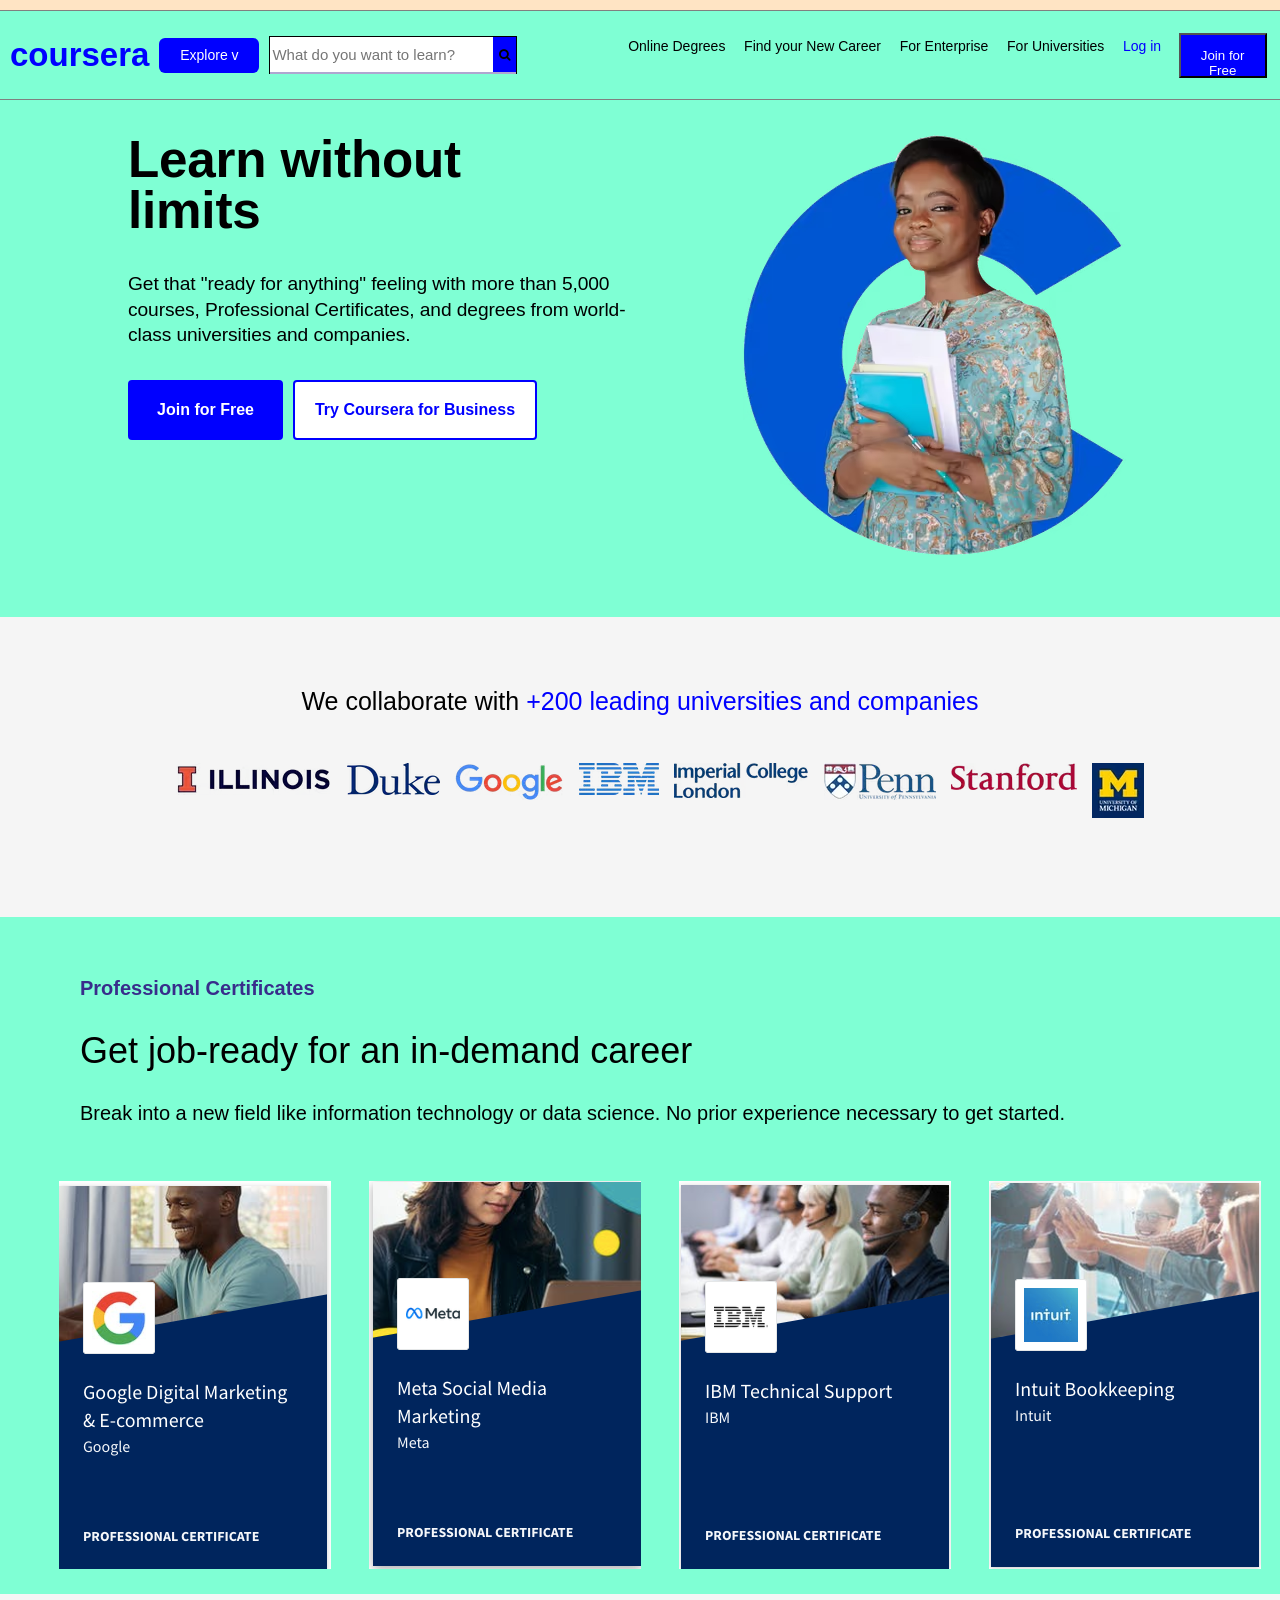
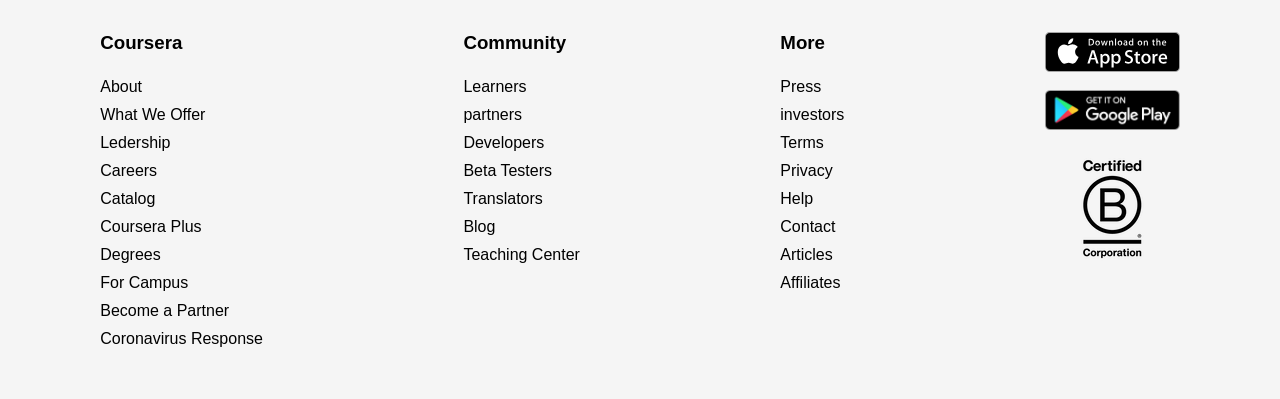
<file: week2/Homework/coursera.html>
<html lang="en">
  <head>
    <meta charset="UTF-8" />
    <meta http-equiv="X-UA-Compatible" content="IE=edge" />
    <meta name="viewport" content="width=device-width" />
    <title>coursera</title>
    <link
      rel="stylesheet"
      href="https://cdnjs.cloudflare.com/ajax/libs/font-awesome/4.7.0/css/font-awesome.min.css"
    />
    <link rel="stylesheet" href="coursera.css" />
  </head>
  <body>
    <main class="main">
    <header>
      <div class="head">
        <h2>coursera</h2>
        
      </div>
      <a class="menu" href="#"><i class="fa fa-bars"></i></a>

      <div class="dropdown">
        <button class="dropbtn">Explore <span>v</span></button>
        <div class="dropdown-content">
          <a href="#">Math and Logic</a>
          <a href="#">Computer Science</a>
          <a href="#">Language Training</a>
        </div>
      </div>

      <div class="search-container">
        <form class="formhead" >
          <input
            type="text"
            placeholder="What do you want to learn?"
            name="search"
          />
          <button type="submit"><i class="fa fa-search"></i></button>
        </form>
      </div>

      <nav>
        <ul class="navlist">
          <li><a class="link" href="#">Online Degrees</a></li>
          <li><a class="link" href="#">Find your New Career</a></li>
          <li><a class="link" href="#">For Enterprise</a></li>
          <li><a class="link" href="#">For Universities</a></li>
          <li><a class="login" href="#">Log in</a></li>
        </ul>
        <button class="button">Join for Free</button>
      </nav>
      <button class="submitresp"><i class="fa fa-search"></i></button>
    </header>

    <div class="intro">
      <div class="presentation">
        <div class="text">
          <h1>Learn without limits</h1>
          <p>
            Get that "ready for anything" feeling with more than 5,000 courses,
            Professional Certificates, and degrees from world-class universities
            and companies.
          </p>
        </div>

        <div class="buttons">
          <button class="joinBtn">Join for Free</button>
          <button class="businessBtn">Try Coursera for Business</button>
        </div>
      </div>
      <div class="pict">
        <img src="img/resim1.png" alt="" />
      </div>
    </div>
    <section class="univComps">
      <h2>
        We collaborate with
        <a href="#">+200 leading universities and companies</a>
      </h2>
      <div class="institutions">
        <ul>
          <li>
            <a href="#"><img src="img/illinois.png" alt="" /></a>
          </li>
          <li>
            <a href="#"><img src="img/duke.png" alt="" /></a>
          </li>
          <li>
            <a href="#"><img src="img/google.png" alt="" /></a>
          </li>
          <li>
            <a href="#"><img src="img/ibm.png" alt="" /></a>
          </li>
          <li>
            <a href="#"><img src="img/imperial.png" alt="" /></a>
          </li>
          <li>
            <a href="#"><img src="img/penn.png" alt="" /></a>
          </li>
          <li>
            <a href="#"><img src="img/stanford.png" alt="" /></a>
          </li>
          <li>
            <a href="#"><img src="img/umich.png" alt="" /></a>
          </li>
        </ul>
      </div>
    </section>

    <section class="bottomSection">
      <div class="bottomtext">
        <h3>Professional Certificates</h3>
        <h2>Get job-ready for an in-demand career</h2>
        <p>
          Break into a new field like information technology or data science. No
          prior experience necessary to get started.
        </p>
      </div>
      <ul>
        <li>
          <a href="#"><img src="img/1.png" alt="" /></a>
        </li>
        <li>
          <a href="#"><img src="img/2.png" alt="" /></a>
        </li>
        <li>
          <a href="#"><img src="img/3.png" alt="" /></a>
        </li>
        <li>
          <a href="#"><img src="img/4.png" alt="" /></a>
        </li>
      </ul>
    </section>
    <footer>
      <div class="courserafooter">
        <h3>Coursera</h3>
        <ul>
          <li><a href="#">About</a></li>
          <li><a href="#">What We Offer</a></li>
          <li><a href="#">Ledership</a></li>
          <li><a href="#">Careers</a></li>
          <li><a href="#">Catalog</a></li>
          <li><a href="#">Coursera Plus</a></li>
          <li><a href="#">Degrees</a></li>
          <li><a href="#">For Campus</a></li>
          <li><a href="#">Become a Partner</a></li>
          <li><a href="#">Coronavirus Response</a></li>
        </ul>
      </div>

      <div class="community">
        <h3>Community</h3>
        <ul>
          <li><a href="#">Learners</a></li>
          <li><a href="#">partners</a></li>
          <li><a href="#">Developers</a></li>
          <li><a href="#">Beta Testers</a></li>
          <li><a href="#">Translators</a></li>
          <li><a href="#">Blog</a></li>
          <li><a href="#">Teaching Center</a></li>
        </ul>
      </div>

      <div class="morefooter">
        <h3>More</h3>
        <ul>
          <li><a href="#">Press</a></li>
          <li><a href="#">investors</a></li>
          <li><a href="#">Terms</a></li>
          <li><a href="#">Privacy</a></li>
          <li><a href="#">Help</a></li>
          <li><a href="#">Contact</a></li>
          <li><a href="#">Articles</a></li>
          <li><a href="#">Affiliates</a></li>
        </ul>
      </div>

      <div class="appsigns">
        <br />

        <img src="img/appstore.svg" alt="" /> <br />
        <br />
        <img class="playstore" src="img/playstore.png" alt="" /> <br />
        <br />
        <img class="certifiedimg" src="img/certified.png" alt="" />
      </div>
    </footer>
  </main>
  </body>
</html>
</file>
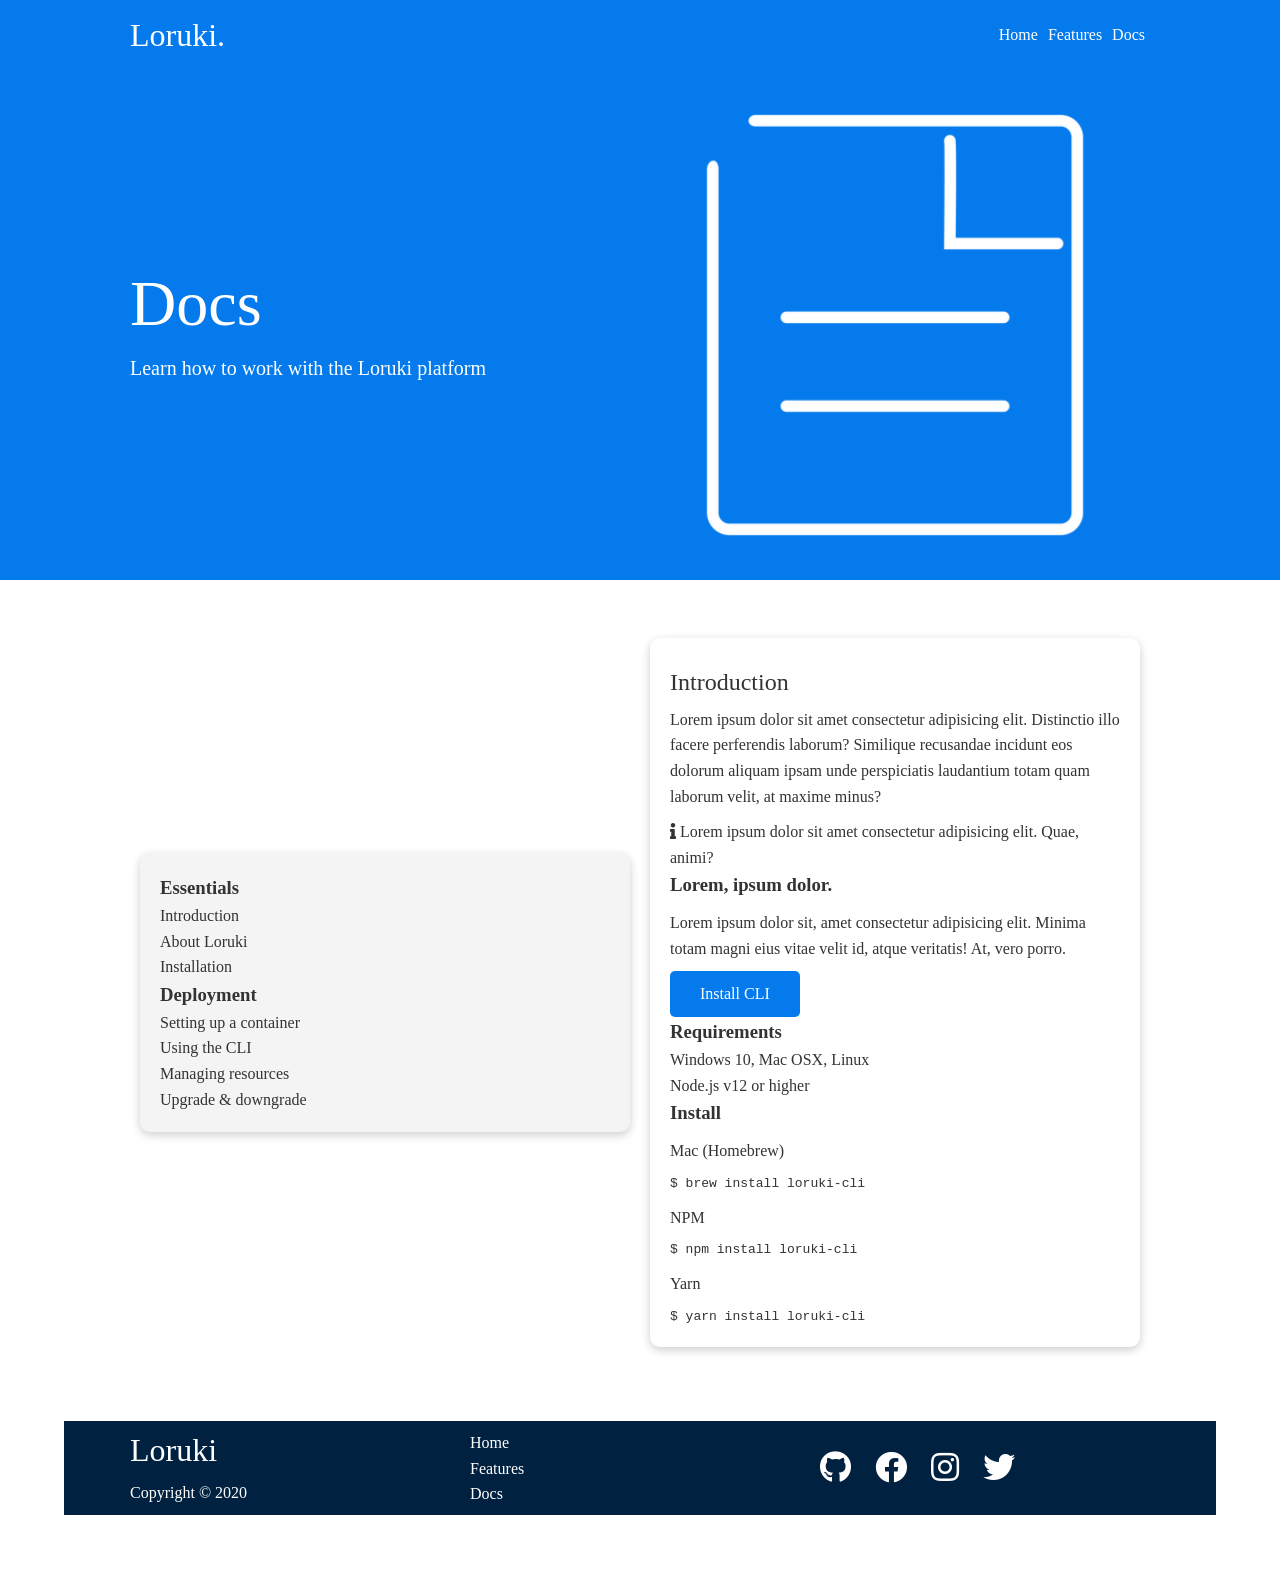
<file: week3/loruki/docs.html>
<!DOCTYPE html>
<html lang="en">
  <head>
    <meta charset="UTF-8" />
    <meta name="viewport" content="width=device-width, initial-scale=1.0" />
    <link
      rel="stylesheet"
      href="https://cdnjs.cloudflare.com/ajax/libs/font-awesome/5.15.1/css/all.min.css"
      integrity="sha512-+4zCK9k+qNFUR5X+cKL9EIR+ZOhtIloNl9GIKS57V1MyNsYpYcUrUeQc9vNfzsWfV28IaLL3i96P9sdNyeRssA=="
      crossorigin="anonymous"
    />
    <link rel="stylesheet" href="utulities.css" />
    <link rel="stylesheet" href="index.css" />
    <title>Loruki | Cloud Hosting For Everyone</title>
  </head>

  <body>
    <!-- Navbar -->
    <div class="navbar">
      <div class="container flex">
        <h1 class="logo">Loruki.</h1>
        <nav>
          <ul>
            <li><a href="index.html">Home</a></li>
            <li><a href="features.html">Features</a></li>
            <li><a href="docs.html">Docs</a></li>
          </ul>
        </nav>
      </div>
    </div>

    <!-- Head -->
    <section class="docs-head bg-primary py-3">
      <div class="container grid">
        <div>
          <h1 class="xl">Docs</h1>
          <p class="lead">Learn how to work with the Loruki platform</p>
        </div>
        <img src="images/docs.png" alt="" />
      </div>
    </section>

    <!-- Docs main -->
    <section class="docs-main my-4">
      <div class="container grid">
        <div class="card bg-light p-3">
          <h3 class="my-2">Essentials</h3>
          <nav>
            <ul>
              <li><a class="text-primary" href="#">Introduction</a></li>
              <li><a href="#">About Loruki</a></li>
              <li><a href="#">Installation</a></li>
            </ul>
          </nav>

          <h3 class="my-2">Deployment</h3>
          <nav>
            <ul>
              <li><a href="#">Setting up a container</a></li>
              <li><a href="#">Using the CLI</a></li>
              <li><a href="#">Managing resources</a></li>
              <li><a href="#">Upgrade & downgrade</a></li>
            </ul>
          </nav>
        </div>
        <div class="card">
          <h2>Introduction</h2>
          <p>
            Lorem ipsum dolor sit amet consectetur adipisicing elit. Distinctio
            illo facere perferendis laborum? Similique recusandae incidunt eos
            dolorum aliquam ipsam unde perspiciatis laudantium totam quam
            laborum velit, at maxime minus?
          </p>

          <div class="alert alert-success">
            <i class="fas fa-info"></i> Lorem ipsum dolor sit amet consectetur
            adipisicing elit. Quae, animi?
          </div>

          <h3>Lorem, ipsum dolor.</h3>
          <p>
            Lorem ipsum dolor sit, amet consectetur adipisicing elit. Minima
            totam magni eius vitae velit id, atque veritatis! At, vero porro.
          </p>
          <a href="#" class="btn btn-primary">Install CLI</a>

          <h3>Requirements</h3>
          <ul>
            <li>Windows 10, Mac OSX, Linux</li>
            <li>Node.js v12 or higher</li>
          </ul>

          <h3>Install</h3>
          <p>Mac (Homebrew)</p>
          <pre><code>$ brew install loruki-cli</code></pre>
          <p>NPM</p>
          <pre><code>$ npm install loruki-cli</code></pre>
          <p>Yarn</p>
          <pre><code>$ yarn install loruki-cli</code></pre>
        </div>
      </div>
    </section>

    <!-- Footer -->
    <footer class="footer bg-dark py-5">
      <div class="container grid grid-3">
        <div>
          <h1>Loruki</h1>
          <p>Copyright &copy; 2020</p>
        </div>
        <nav>
          <ul>
            <li><a href="index.html">Home</a></li>
            <li><a href="features.html">Features</a></li>
            <li><a href="docs.html">Docs</a></li>
          </ul>
        </nav>
        <div class="social">
          <a href="#"><i class="fab fa-github fa-2x"></i></a>
          <a href="#"><i class="fab fa-facebook fa-2x"></i></a>
          <a href="#"><i class="fab fa-instagram fa-2x"></i></a>
          <a href="#"><i class="fab fa-twitter fa-2x"></i></a>
        </div>
      </div>
    </footer>
  </body>
</html>
</file>
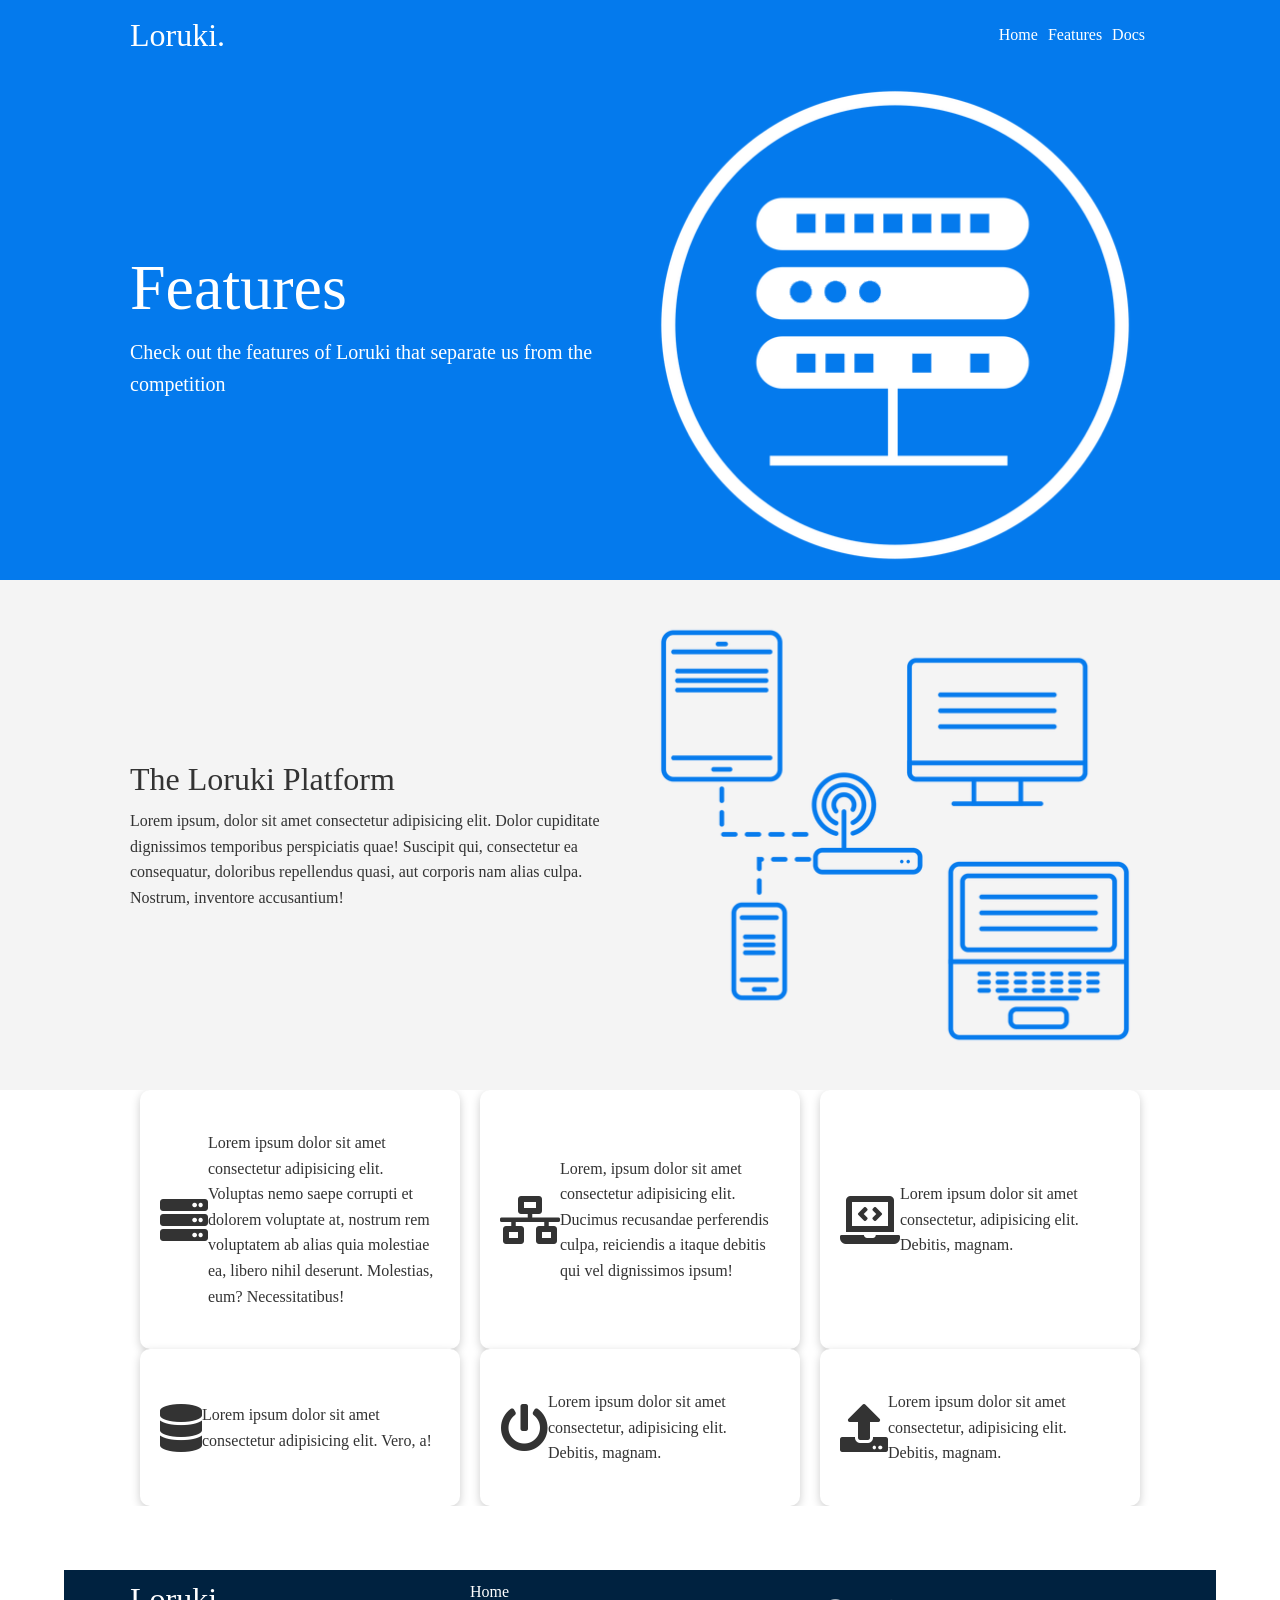
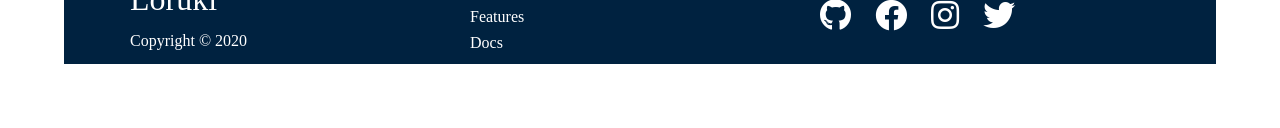
<file: week3/loruki/features.html>
<!DOCTYPE html>
<html lang="en">
  <head>
    <meta charset="UTF-8" />
    <meta name="viewport" content="width=device-width, initial-scale=1.0" />
    <link
      rel="stylesheet"
      href="https://cdnjs.cloudflare.com/ajax/libs/font-awesome/5.15.1/css/all.min.css"
      integrity="sha512-+4zCK9k+qNFUR5X+cKL9EIR+ZOhtIloNl9GIKS57V1MyNsYpYcUrUeQc9vNfzsWfV28IaLL3i96P9sdNyeRssA=="
      crossorigin="anonymous"
    />
    <link rel="stylesheet" href="utulities.css" />
    <link rel="stylesheet" href="index.css" />
    <title>Loruki | Cloud Hosting For Everyone</title>
  </head>
  <body>
    <!-- Navbar -->
    <div class="navbar">
      <div class="container flex">
        <h1 class="logo">Loruki.</h1>
        <nav>
          <ul>
            <li><a href="index.html">Home</a></li>
            <li><a href="features.html">Features</a></li>
            <li><a href="docs.html">Docs</a></li>
          </ul>
        </nav>
      </div>
    </div>

    <!-- Head -->
    <section class="features-head bg-primary py-3">
      <div class="container grid">
        <div>
          <h1 class="xl">Features</h1>
          <p class="lead">
            Check out the features of Loruki that separate us from the
            competition
          </p>
        </div>
        <img src="images/server.png" alt="" />
      </div>
    </section>

    <!-- Sub head -->
    <section class="features-sub-head bg-light py-3">
      <div class="container grid">
        <div>
          <h1 class="md">The Loruki Platform</h1>
          <p>
            Lorem ipsum, dolor sit amet consectetur adipisicing elit. Dolor
            cupiditate dignissimos temporibus perspiciatis quae! Suscipit qui,
            consectetur ea consequatur, doloribus repellendus quasi, aut
            corporis nam alias culpa. Nostrum, inventore accusantium!
          </p>
        </div>
        <img src="images/server2.png" alt="" />
      </div>
    </section>

    <section class="features-main my-2">
      <div class="container grid grid-3">
        <div class="card flex">
          <i class="fas fa-server fa-3x"></i>
          <p>
            Lorem ipsum dolor sit amet consectetur adipisicing elit. Voluptas
            nemo saepe corrupti et dolorem voluptate at, nostrum rem voluptatem
            ab alias quia molestiae ea, libero nihil deserunt. Molestias, eum?
            Necessitatibus!
          </p>
        </div>
        <div class="card flex">
          <i class="fas fa-network-wired fa-3x"></i>
          <p>
            Lorem, ipsum dolor sit amet consectetur adipisicing elit. Ducimus
            recusandae perferendis culpa, reiciendis a itaque debitis qui vel
            dignissimos ipsum!
          </p>
        </div>
        <div class="card flex">
          <i class="fas fa-laptop-code fa-3x"></i>
          <p>
            Lorem ipsum dolor sit amet consectetur, adipisicing elit. Debitis,
            magnam.
          </p>
        </div>
        <div class="card flex">
          <i class="fas fa-database fa-3x"></i>
          <p>
            Lorem ipsum dolor sit amet consectetur adipisicing elit. Vero, a!
          </p>
        </div>
        <div class="card flex">
          <i class="fas fa-power-off fa-3x"></i>
          <p>
            Lorem ipsum dolor sit amet consectetur, adipisicing elit. Debitis,
            magnam.
          </p>
        </div>
        <div class="card flex">
          <i class="fas fa-upload fa-3x"></i>
          <p>
            Lorem ipsum dolor sit amet consectetur, adipisicing elit. Debitis,
            magnam.
          </p>
        </div>
      </div>
    </section>

    <!-- Footer -->
    <footer class="footer bg-dark py-5">
      <div class="container grid grid-3">
        <div>
          <h1>Loruki</h1>
          <p>Copyright &copy; 2020</p>
        </div>
        <nav>
          <ul>
            <li><a href="index.html">Home</a></li>
            <li><a href="features.html">Features</a></li>
            <li><a href="docs.html">Docs</a></li>
          </ul>
        </nav>
        <div class="social">
          <a href="#"><i class="fab fa-github fa-2x"></i></a>
          <a href="#"><i class="fab fa-facebook fa-2x"></i></a>
          <a href="#"><i class="fab fa-instagram fa-2x"></i></a>
          <a href="#"><i class="fab fa-twitter fa-2x"></i></a>
        </div>
      </div>
    </footer>
  </body>
</html>
</file>
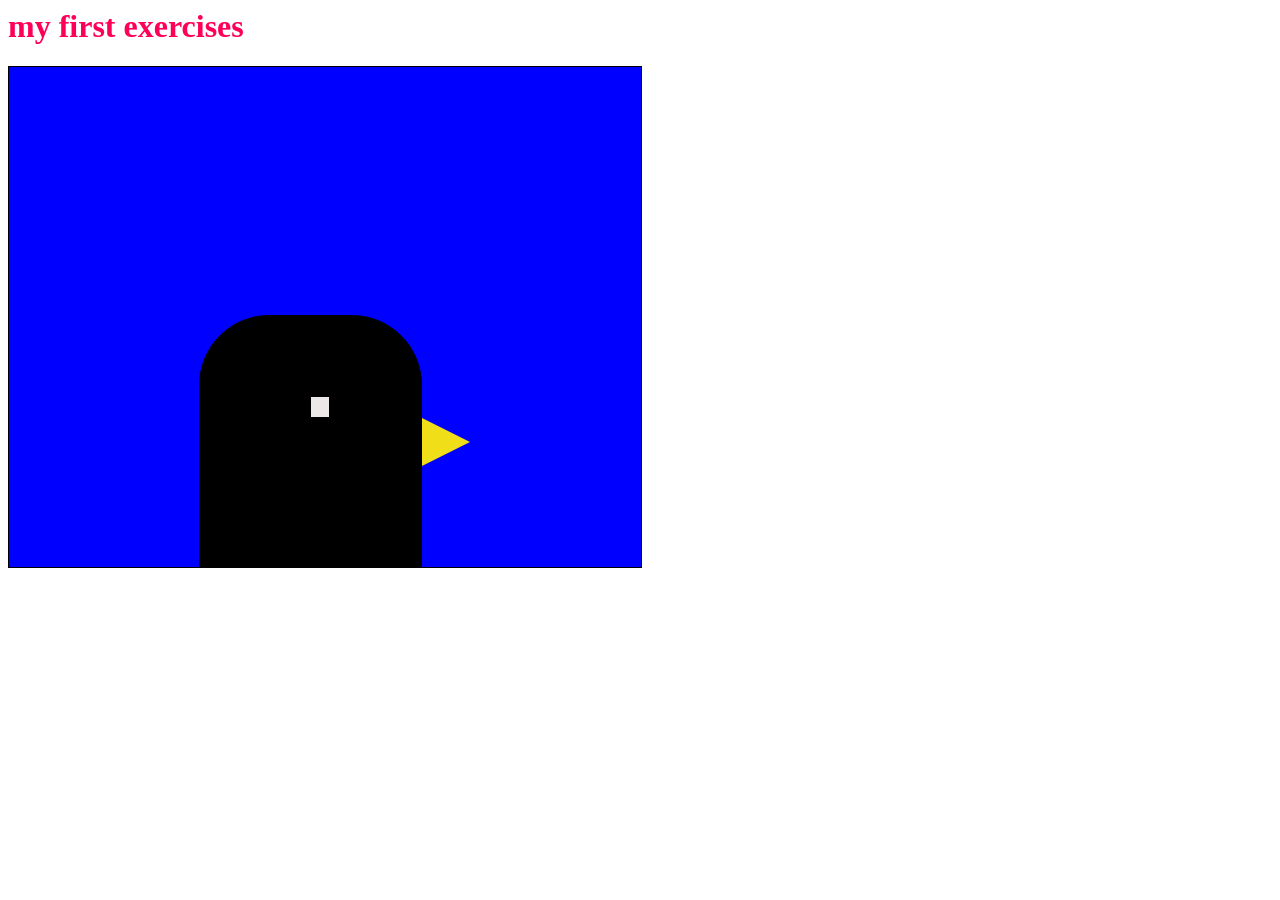
<file: week1/Exercises/Birdexercise/exer1.html>
<html lang="en">
<head>
    <meta charset="UTF-8">
    <meta http-equiv="X-UA-Compatible" content="IE=edge">
    <meta name="viewport" content="width=device-width, initial-scale=1.0">
    <title>Document</title>
   <link rel="stylesheet" href="exer1.css">
</head>
<body>
    <h1>my first exercises</h1>
    <div id="main">
        <div id="triangle"> </div>
        <div id="second">
            <div id="third"></div>
        </div>
    </div>
</body>
</html>
</file>
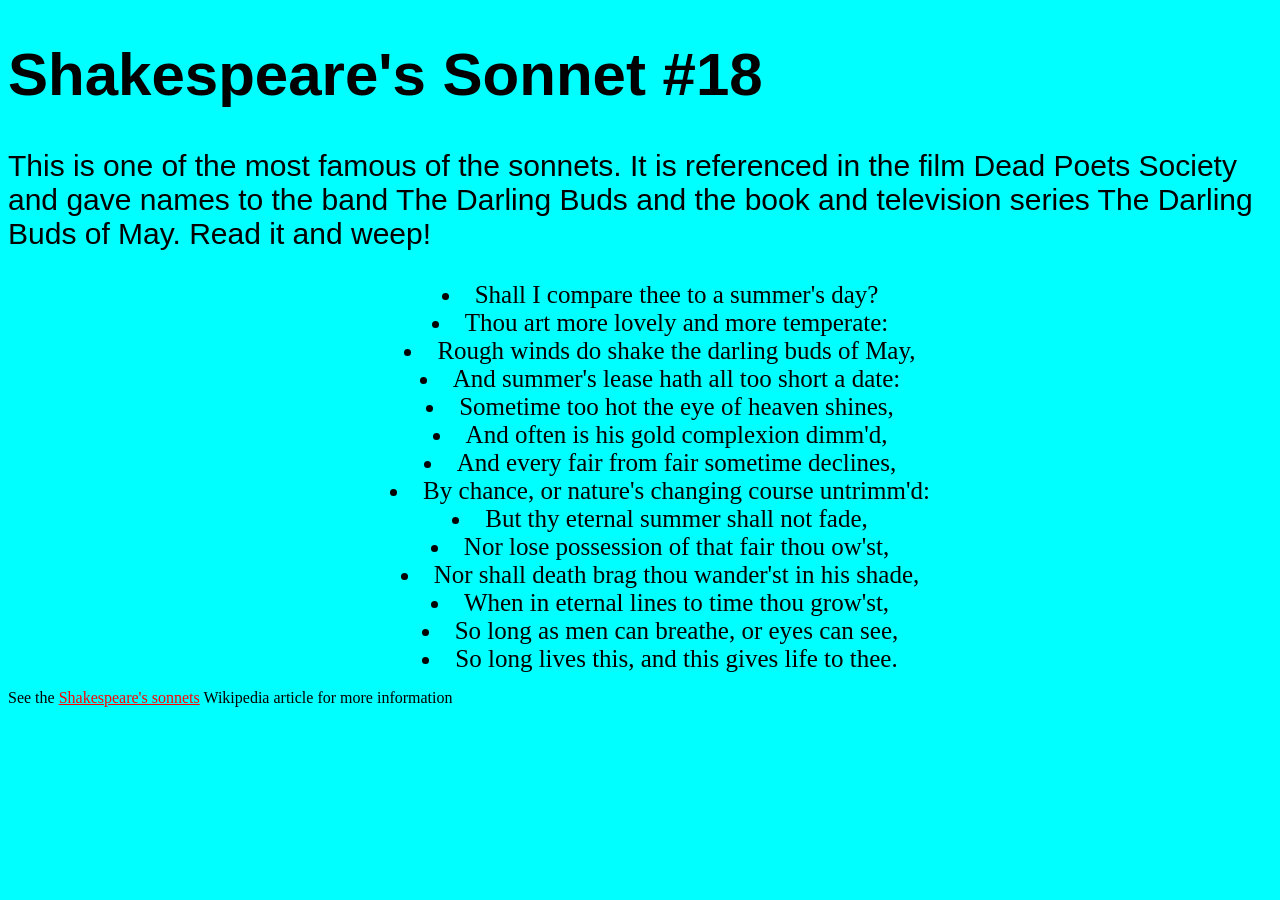
<file: week1/Exercises/css exercises/1exer.html>
<!DOCTYPE html>
<html>
  <head>
    <title>Challenge 1</title>
    <link rel="stylesheet" href="1exer.css">
  </head>
  <body>
    <h1>Shakespeare's Sonnet #18</h1>
    <p class="paraf1">
       This is one of the most famous of the sonnets. It is referenced
       in the film Dead Poets Society and gave names to the band The
       Darling Buds and the book and television series The Darling Buds
       of May. Read it and weep!
    </p>
    <ul class="list">
      <li>Shall I compare thee to a summer's day?</li>
      <li>Thou art more lovely and more temperate:</li>
      <li>Rough winds do shake the darling buds of May,</li>
      <li>And summer's lease hath all too short a date:</li>
      <li>Sometime too hot the eye of heaven shines,</li>
      <li>And often is his gold complexion dimm'd,</li>
      <li>And every fair from fair sometime declines,</li>
      <li>By chance, or nature's changing course untrimm'd:</li>
      <li>But thy eternal summer shall not fade,</li>
      <li>Nor lose possession of that fair thou ow'st,</li>
      <li>Nor shall death brag thou wander'st in his shade,</li>
      <li>When in eternal lines to time thou grow'st,</li>
      <li>So long as men can breathe, or eyes can see,</li>
      <li>So long lives this, and this gives life to thee.</li>
    </ul>
      
    <p class="copyright">See the 
    <a class="font" href="http://en.wikipedia.org/wiki/Shakespeare%27s_Sonnets">
    Shakespeare's sonnets</a> Wikipedia article for more information
    </p>
  </body>
</html>
</file>
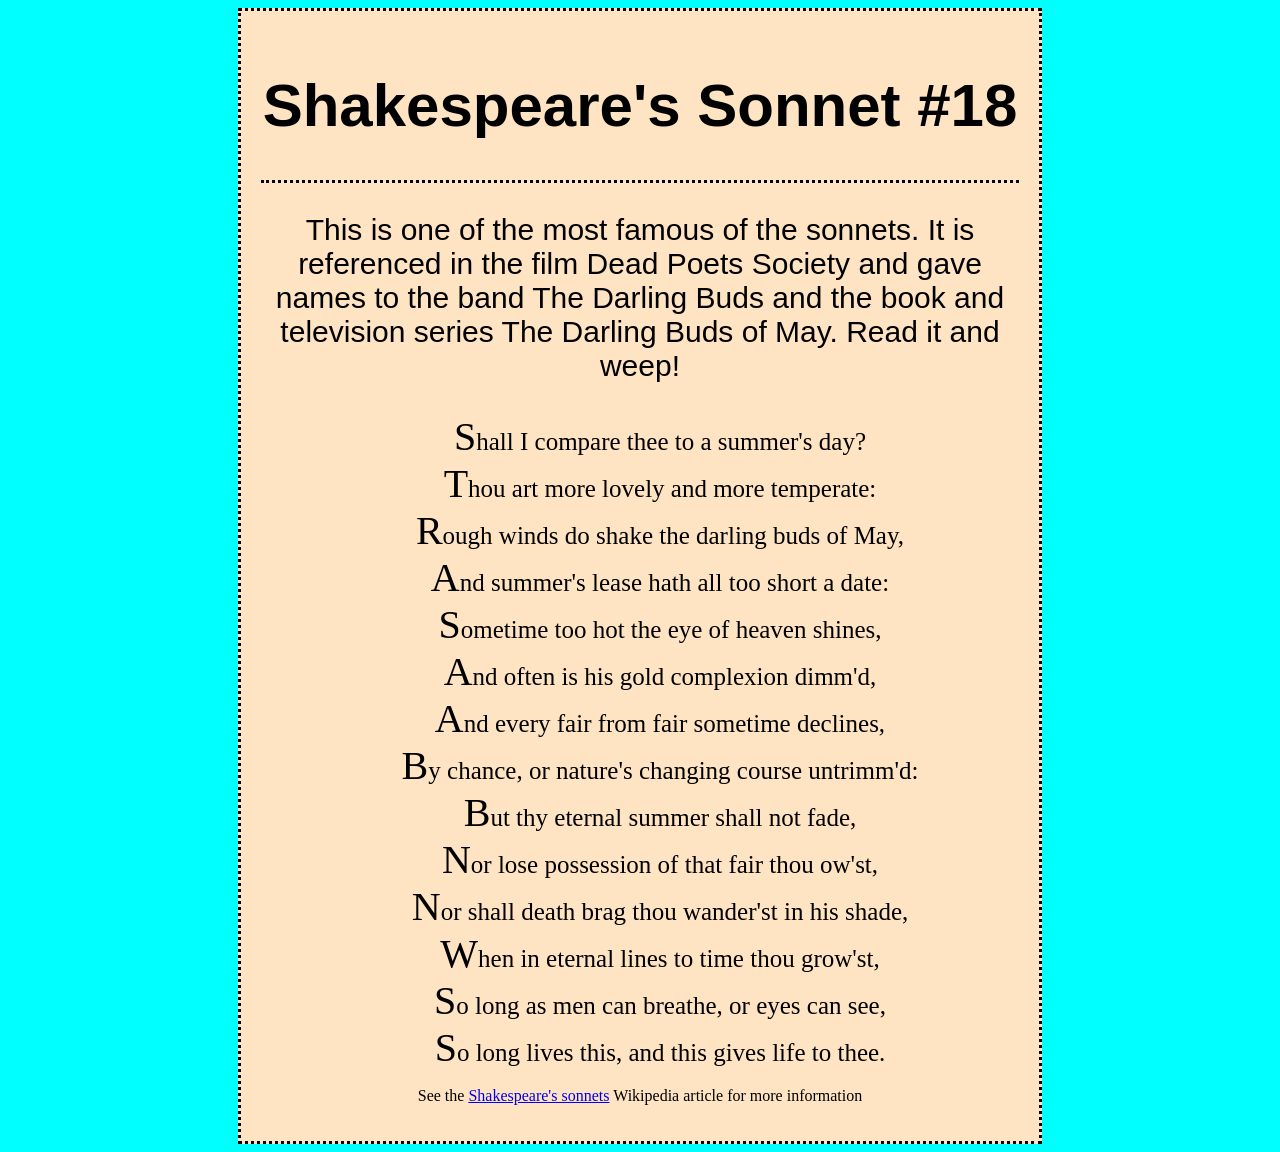
<file: week1/Exercises/css exercises/2exer.html>
<!DOCTYPE html PUBLIC "-//W3C//DTD HTML 4.01//EN" "http://www.w3.org/TR/html4/strict.dtd">
<html>
  <head>
    <title>CSS Challenge 2</title>
    <link rel="stylesheet" href="2exer.css">
  </head>
  <body>
      <main class="main">
    
      
      <div id="line"><h1>Shakespeare's Sonnet #18</h1> </div>
      <p class="paraf1">
        This is one of the most famous of the sonnets. It is referenced in the
        film Dead Poets Society and gave names to the band The Darling Buds and
        the book and television series The Darling Buds of May. Read it and
        weep!
      </p>
      <ul class="list">
        <li>Shall I compare thee to a summer's day?</li>
        <li>Thou art more lovely and more temperate:</li>
        <li>Rough winds do shake the darling buds of May,</li>
        <li>And summer's lease hath all too short a date:</li>
        <li>Sometime too hot the eye of heaven shines,</li>
        <li>And often is his gold complexion dimm'd,</li>
        <li>And every fair from fair sometime declines,</li>
        <li>By chance, or nature's changing course untrimm'd:</li>
        <li>But thy eternal summer shall not fade,</li>
        <li>Nor lose possession of that fair thou ow'st,</li>
        <li>Nor shall death brag thou wander'st in his shade,</li>
        <li>When in eternal lines to time thou grow'st,</li>
        <li>So long as men can breathe, or eyes can see,</li>
        <li>So long lives this, and this gives life to thee.</li>
      </ul>

      <p class="copyright">
        See the
        <a href="http://en.wikipedia.org/wiki/Shakespeare%27s_Sonnets">
          Shakespeare's sonnets</a
        >
        Wikipedia article for more information
      </p>
    
</main>
  </body>
</html>
</file>
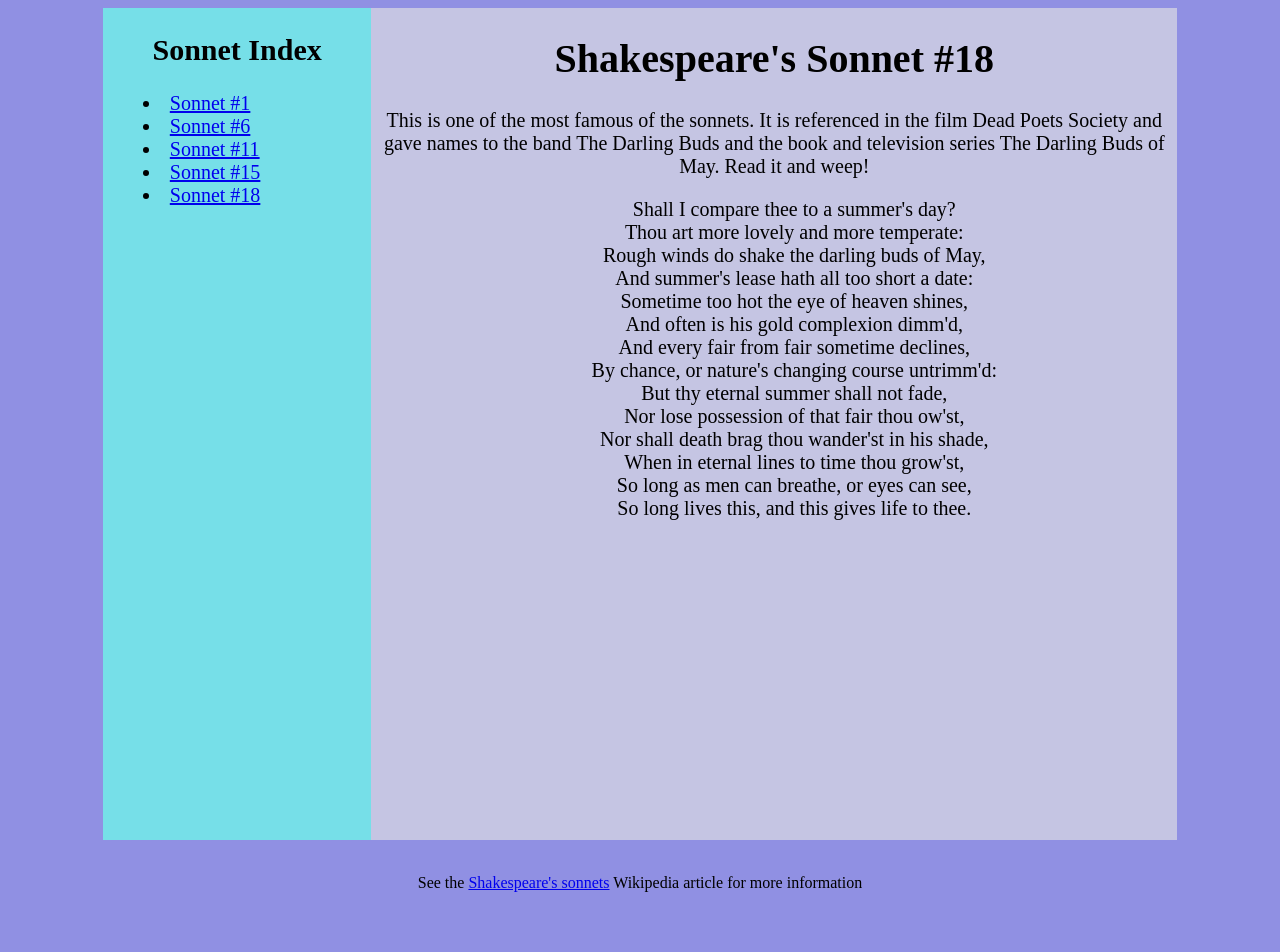
<file: week1/Exercises/css exercises/3exer.html>
<html>
  <head>
    <title>CSS Challenge 3</title>  
    <link rel="stylesheet" href="3exer.css">
  </head>
  <body>
    <div id="wrap">
      <div id="nav">
        <h2>Sonnet Index</h2>
        <ul>
          <li><a href="#">Sonnet #1</a></li>
          <li><a href="#">Sonnet #6</a></li>
          <li><a href="#">Sonnet #11</a></li>
          <li><a href="#">Sonnet #15</a></li>
          <li><a href="#">Sonnet #18</a></li>
        </ul>
      </div>
      <div id="content">
        <h1>Shakespeare's Sonnet #18</h1>
        <p>This is one of the most famous of the sonnets. It is referenced
           in the film Dead Poets Society and gave names to the band The
           Darling Buds and the book and television series The Darling Buds
           of May. Read it and weep!</p>
        <ul>
          <li>Shall I compare thee to a summer's day?</li>
          <li>Thou art more lovely and more temperate:</li>
          <li>Rough winds do shake the darling buds of May,</li>
          <li>And summer's lease hath all too short a date:</li>
          <li>Sometime too hot the eye of heaven shines,</li>
          <li>And often is his gold complexion dimm'd,</li>
          <li>And every fair from fair sometime declines,</li>
          <li>By chance, or nature's changing course untrimm'd:</li>
          <li>But thy eternal summer shall not fade,</li>
          <li>Nor lose possession of that fair thou ow'st,</li>
          <li>Nor shall death brag thou wander'st in his shade,</li>
          <li>When in eternal lines to time thou grow'st,</li>
          <li>So long as men can breathe, or eyes can see,</li>
          <li>So long lives this, and this gives life to thee.</li>
        </ul>
      </div>
 </div>
<br>
        <p class="copyright">See the 
        <a href="http://en.wikipedia.org/wiki/Shakespeare%27s_Sonnets">
        Shakespeare's sonnets</a> Wikipedia article for more information
        </p>
    
  </body>
</html>
</file>
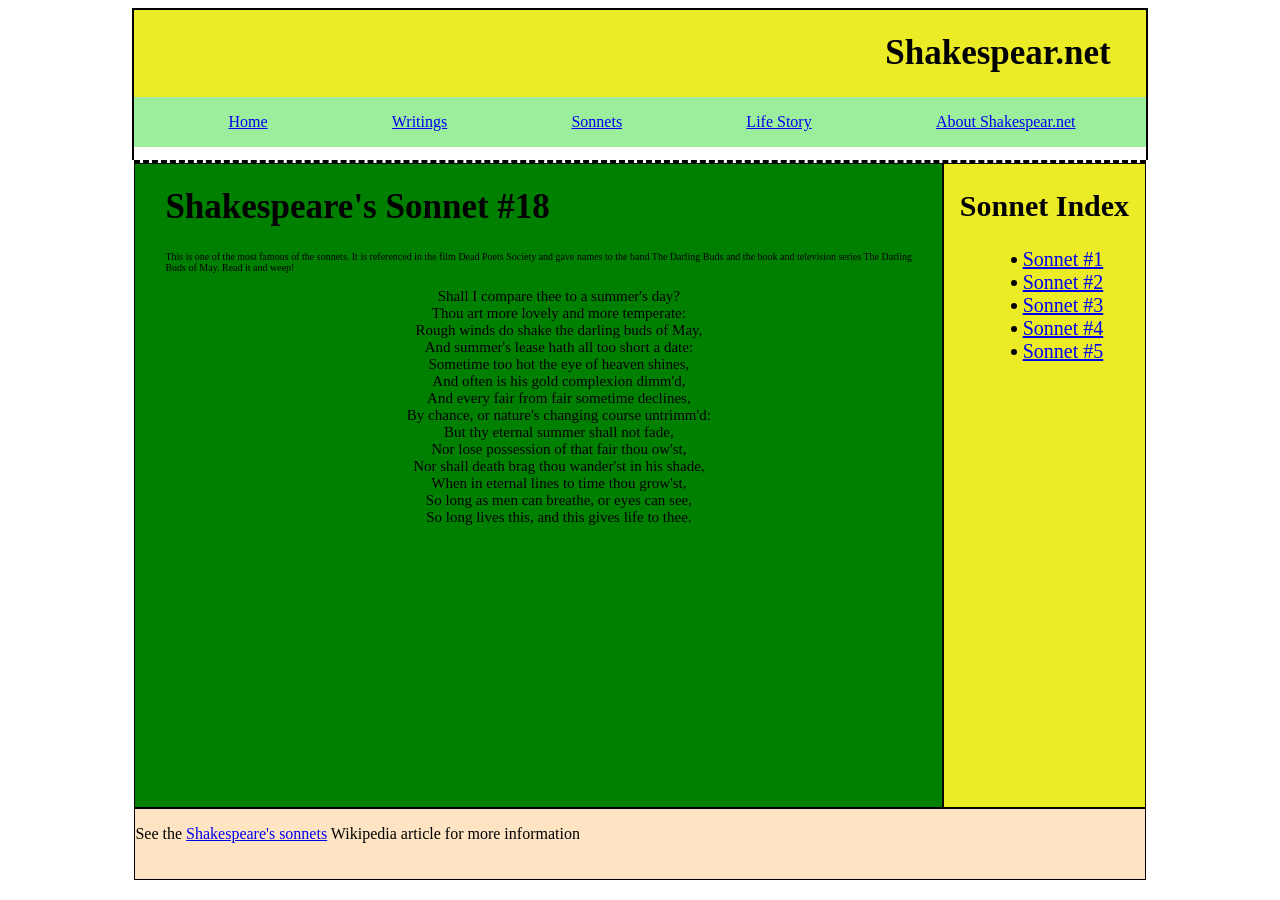
<file: week1/Exercises/css exercises/4exer.html>
<html lang="en">
  <head>
    <title>CSS Challenge 4</title>
    <link rel="stylesheet" href="4exer.css" />
  </head>
  <body>
    <div id="wrap">
      <div id="header">
        <h1>Shakespear.net</h1>
      </div>
      <div id="nav">
                  <ul>
          <li><a href="#">Home</a></li>
          <li><a href="#">Writings</a></li>
          <li><a href="#">Sonnets</a></li>
          <li><a href="#">Life Story</a></li>
          <li><a href="#">About Shakespear.net</a></li>
                </ul>
      </div>
    </div>
          <div class="grid">
      <div id="content">
        <h1>Shakespeare's Sonnet #18</h1>
        <p>
          This is one of the most famous of the sonnets. It is referenced in the
          film Dead Poets Society and gave names to the band The Darling Buds
          and the book and television series The Darling Buds of May. Read it
          and weep!
        </p>
        <ul>
          <li>Shall I compare thee to a summer's day?</li>
          <li>Thou art more lovely and more temperate:</li>
          <li>Rough winds do shake the darling buds of May,</li>
          <li>And summer's lease hath all too short a date:</li>
          <li>Sometime too hot the eye of heaven shines,</li>
          <li>And often is his gold complexion dimm'd,</li>
          <li>And every fair from fair sometime declines,</li>
          <li>By chance, or nature's changing course untrimm'd:</li>
          <li>But thy eternal summer shall not fade,</li>
          <li>Nor lose possession of that fair thou ow'st,</li>
          <li>Nor shall death brag thou wander'st in his shade,</li>
          <li>When in eternal lines to time thou grow'st,</li>
          <li>So long as men can breathe, or eyes can see,</li>
          <li>So long lives this, and this gives life to thee.</li>
        </ul>
      </div>
      <div id="sidebar">
        <h2>Sonnet Index</h2>
        <ul>
          <li>
            <a href="#"><span> Sonnet #1</span></a>
          </li>
          <li>
            <a href="#"><span> Sonnet #2</span></a>
          </li>
          <li>
            <a href="#"><span> Sonnet #3</span></a>
          </li>
          <li>
            <a href="#"><span> Sonnet #4</span></a>
          </li>
          <li>
            <a href="#"><span> Sonnet #5</span></a>
          </li>
        </ul>
      </div>
      <div id="footer">
        <p class="copyright">
          See the
          <a href="http://en.wikipedia.org/wiki/Shakespeare%27s_Sonnets">
            Shakespeare's sonnets</a
          >
          Wikipedia article for more information
        </p>
      </div>
    </div>
  </body>
</html>
</file>
<file: week1/index.css>
*{
    padding: 0;
    margin: 0;
    box-sizing: border-box;
    list-style: none;
    font-family: 'Nunito', sans-serif;
}

body{
    background-color: aquamarine;
}
.main-content{
    min-height: 100vh;
    width: 80%;
    margin: 2.5em auto;
    display: grid;
    grid-template-columns: repeat(7, 1fr);
}

.left-section{
    grid-column: span 2;
    height: 100%;
    background-color: rgb(42, 126, 204);
}
.right-section{
    grid-column: span 5;
    height: 100%;
    background-color: rgb(234, 238, 197);
}

.left-content{
    padding: 1rem 2rem;
}

.profile{
    width:100%;
    border-bottom: 1px solid white;
}

.image{
    width: 100%;
    text-align: center;
    border-radius: 50%;
    border: 8px solid aquamarine;
}

.name{
    font-size: 2rem;
    color: white;
    text-align: center;
    text-transform: uppercase;
    letter-spacing: 1px;
    padding: 1.2rem 0;
}
.career{
    font-size: 1.3rem;
    color:aquamarine;
    text-align: center;
    text-transform: uppercase;
    letter-spacing: 1px;
    padding-bottom: 1rem; 
}

.portfolio ul li{
    padding: 0.4rem 0;
    display: flex;
    align-items: center;
    color: white;
}
.portfolio span{
    color: aquamarine;
    font-size: 1.4rem;
}
.main-title{
    font-size: 1.8rem;
    text-transform: uppercase;
    letter-spacing: 1px;
    color: white;
    padding-top: 1.5rem;
}

.contact-info ul li{
    padding: .4rem 0;
    display: flex;
    align-items: center;
    color: white;
}
.contact-info i{
    padding-right: 1rem;
    font-size: 1.2rem;
    color: aquamarine;
}

.right-main-content{
    padding: 2rem 3rem;
}

.right-title{
    letter-spacing: 1px;
    text-transform: uppercase;
    color: rgb(42, 126, 204);
    padding-bottom: 1.2rem;
    
}

.para{
    line-height: 1.6rem;
    font-size:1.1rem;
    }

.timeline{
    display: grid;
    grid-template-columns: repeat(2,1fr);
}

.tl-title{
    letter-spacing: 1px;
    text-transform: uppercase;
    color: aquamarine;
    font-size: 1.2rem;

}

.tl-title-2{
    letter-spacing: 1px;
    text-transform: uppercase;
    color: aquamarine;
    font-size: 1.2rem;


}

.right-tl-content{
    padding-bottom: 2rem;
}

.language-section ul li{
    padding: 0.6rem;


}

.bar{
    width: 50%;
    height: 0.4rem;
    background-color: aquamarine;
    position: relative;
    border-radius: 12px;
}

.progress{
    height: 100%;
    position: absolute;
    left: 0;
    background-color: rgb(42, 126, 204);
    border-radius: 12px;
}

.language-title{
    color: aquamarine;
    font-size: 1rem;
    text-transform: uppercase;

}

.turkish{
    width: 95%;

}

.kurdish{
    width: 85%;

}

.english{
    width: 80%;

}

.dutch{
    width: 45%;

}
</file>
<file: week1/Homework/index.css>
*{
    padding: 0;
    margin: 0;
    box-sizing: border-box;
    list-style: none;
    font-family: 'Nunito', sans-serif;
}

body{
    background-color: aquamarine;
}
.main-content{
    min-height: 100vh;
    width: 80%;
    margin: 0.2rem auto;
    display: grid;
    grid-template-columns: repeat(7, 1fr);
}

.left-section{
    grid-column: span 2;
    height: 100%;
    background-color: rgb(42, 126, 204);
}
.right-section{
    grid-column: span 5;
    height: 100%;
    background-color: rgb(234, 238, 197);
}

.left-content{
    padding: 1rem 2rem;
}

.profile{
    width:100%;
    /* border-bottom: 1px solid rgb(13, 80, 20); */
}

.image{
    width: 100%;
    text-align: center;
    border-radius: 50%;
    border: 8px solid aquamarine;
}

.name{
    font-size: 2rem;
    color: white;
    text-align: center;
    text-transform: uppercase;
    letter-spacing: 1px;
    padding: 1.2rem 0;
}
.career{
    font-size: 1.3rem;
    color:aquamarine;
    text-align: center;
    text-transform: uppercase;
    letter-spacing: 1px;
    padding-bottom: 1rem; 
}

.portfolio ul li{
    padding: 0.3rem 0;
    display: flex;
    align-items: center;
    color: white;
    font-size: 1.1rem;
}
.portfolio span{
    color: aquamarine;
    font-size: 1.4rem;
}
.main-title{
    font-size: 1.8rem;
    text-transform: uppercase;
    letter-spacing: 1px;
    color: white;
    padding-top: 1.5rem;
}

.contact-info ul li{
    padding: .4rem 0;
    display: flex;
    align-items: center;
    color: white;
}
.contact-info i{
    padding-right: 1rem;
    font-size: 1.2rem;
    color: aquamarine;
}

.right-main-content{
    padding: 2rem 3rem;
}

.right-title{
    letter-spacing: 1px;
    text-transform: uppercase;
    color: rgb(42, 126, 204);
    padding-bottom: 1.2rem;
    
}

.para{
    line-height: 1.6rem;
    font-size:1.1rem;
    }

.timeline{
    display: grid;
    grid-template-columns: repeat(2,1fr);
}

.tl-title{
    letter-spacing: 1px;
    text-transform: uppercase;
    color: aquamarine;
    font-size: 1.2rem;

}

.tl-title-2{
    letter-spacing: 1px;
    text-transform: uppercase;
    color: aquamarine;
    font-size: 1.2rem;


}
 
.right-tl-content{
    padding-bottom: 2rem;
}

.language-section ul li{
    padding: 0.6rem;


}

.bar{
    width: 50%;
    height: 0.4rem;
    background-color: aquamarine;
    position: relative;
    border-radius: 12px;
}

.progress{
    height: 100%;
    background-color: rgb(42, 126, 204);
    border-radius: 12px;
}

.language-title{
    color: aquamarine;
    font-size: 1rem;
    text-transform: uppercase;

}

.turkish{
    width: 95%;

}

.kurdish{
    width: 85%;

}

.english{
    width: 80%;

}

.dutch{
    width: 45%;

}
</file>
<file: week2/Homework/index.css>
.main {
  width: 100%;
  margin-right: 0%;
  margin-left: 0%;
  box-sizing: border-box;
  overflow-x: hidden;
}

.menu {
  visibility: hidden;
  position: absolute;
  margin-left: 10px;
}
body {
  font-family: "Source Sans Pro", Arial, sans-serif;
  margin: 0%;
}

.head {
  font-size: 20px;
  color: blue;
  margin-left: 15px;
  margin-right: 20px;
}

.dropbtn {
  background-color: blue;
  color: white;
  padding: 16px;
  font-size: 14px;
  border: none;
  height: 35px;
  text-align: center;
  padding: 5px;
  width: 100px;
  border-radius: 6px;
  box-sizing: border-box;
  margin-right: 10px;
}

.dropdown-content {
  display: none;
  position: absolute;
  background-color: #f1f1f1;
  min-width: 160px;
  box-shadow: 0px 8px 16px 0px rgba(0, 0, 0, 0.2);
  z-index: 1;
}

.dropdown-content a {
  color: black;
  padding: 12px 16px;
  text-decoration: none;
  display: block;
}

.dropdown-content a:hover {
  background-color: #ddd;
  color: blue;
}

.dropdown:hover .dropdown-content {
  display: block;
  color: blue;
}

.dropdown:hover .dropbtn {
  background-color: white;
  color: blue;
  border: 2px solid blue;
}

.search-container {
  width: 22%;
}

input[type="text"] {
  font-size: 15px;
  border: none;
  height: 35px;
  width: 100%;
}

.formhead {
  display: flex;
  flex-direction: row;
  border: 1px solid black;
  height: 37px;
  background-color: #afa6d0;
  width: 100%;
  align-items: stretch;
  margin: auto;
  border-bottom: none;
}

header .search-container button {
  background: blue;
  font-size: 12px;
  border: none;
  cursor: pointer;
  height: 35px;
  box-sizing: border-box;
}

header .search-container button:hover {
  background: #ccc;
}

header {
  margin-top: 10px;
  width: 100%;
  display: flex;
  min-height: 10vh;
  box-sizing: border-box;
  align-items: center;
  justify-content: space-between;
  border-bottom: 1px solid gray;
  border-top: 1px solid gray;
}

nav {
  display: flex;
  height: 10vh;
  min-width: 60%;
  margin-left: 6em;
}

.navlist {
  list-style: none;
  display: flex;
  justify-content: space-around;
  width: 100%;
  vertical-align: middle;
  padding: 8px;
  font-size: 14px;
}

.navlist li:hover {
  text-decoration: underline;
  color: blue;
}

nav > ul:nth-last-child(1) {
  background: red;
}

nav .button {
  align-self: center;
  width: 15%;
  height: 40px;
  background-color: blue;
  color: white;
  text-align: center;
  padding: 10px;
  margin-right: 10px;
  
}
.link {
  list-style: none;
  text-decoration: none;
  color: black;
}

.login {
  list-style: none;
  text-decoration: none;
  color: blue;
}

.intro {
  display: flex;
  margin: auto;
  width: 100%;
  /* margin-right: 0%; */
  /* padding: 7%; */
  margin-right: 10px;
  overflow-clip-margin:unset;

}

.submitresp {
  visibility: hidden;
  position: absolute;
  right: 10px;
}
.presentation {
  width: 50%;
  padding-top: 7%;
  padding-left:5%;

  
}

.text h1 {
  display: block;
  letter-spacing: -0.2px;
  font-size: 4rem;
  /* line-height: 4.5rem; */
  font-weight: 600;
  /* max-width: 534px; */
  font-family: "Source Sans Pro", Arial, sans-serif;
  width: 100%;
 
  
}
/* height was removed */
.text p {
  display: block;
  font-size: 1.25rem;
  font-family: "Source Sans Pro", Arial, sans-serif;
  width: 90%;
  line-height: 1.75rem;
  letter-spacing: 0.1px;
  box-sizing: border-box;
  padding: 20px 0;
  box-sizing:border-box;
}


.buttons {
  align-content: center;
  display: flex;
  min-height: 150px;
  margin-top: 40px;
}

.joinBtn {
  background-color: blue;
  border: 2px solid blue;
  border-radius: 4px;
  font-family: "Source Sans Pro", Arial, sans-serif;
  color: white;
  cursor: pointer;
  font-size: 16px;
  font-weight: 700;
  height: 60px;
  line-height: 24px;
  /* max-width: 320px; */
  width: 28%;
  margin-right: 10px;
  /* padding: 12px,32px; */
}
.businessBtn {
  background-color: white;
  border: 2px solid blue;
  border-radius: 4px;
  font-family: "Source Sans Pro", Arial, sans-serif;
  color: blue;
  cursor: pointer;
  font-size: 16px;
  font-weight: 700;
  height: 60px;
  line-height: 24px;
  /* max-width: 320px; */
  width: 46%;
}

.pict {
  width: 50%;
}

.pict img {
  padding-left: 20%;
  padding: 3%;

  width: 80%;
  height: 90%;
}

.institutions {
  width: 80%;
  align-items: center;
  margin: auto;
}

.institutions ul {
  display: flex;
  flex-wrap: wrap;
  justify-content: space-around;
  list-style: none;
  
  /* Padding was added */
}
.institutions ul li{
  padding: 15px;
}

.univComps {
  background-color: rgb(245, 245, 245);
  display: block;
  min-height: 300px;
  width: 100%;
}

.univComps h2 {
  display: block;
  font-size: 25px;
  color: black;
  font-weight: 400;
  text-align: center;
  line-height: 28px;
  margin-bottom: 48px;
  padding-top: 70px;
}
.univComps h2 a {
  color: blue;
  text-decoration: none;
}

.univComps h2 a:hover {
  text-decoration: underline;
}

.bottomSection ul {
  display: flex;
  flex-wrap: wrap;
  justify-content: space-around;
}

.bottomtext {
  display: block;
  padding-left: 80px;
  padding-top: 40px;
  font-family: "Source Sans Pro", Arial, sans-serif;
  padding-bottom: 20px;
}
.bottomtext h2 {
  font-size: 36px;
  font-weight: 400;
}
.bottomtext p {
  font-size: 20px;
  font-weight: 400;
}
.bottomtext h3 {
  font-size: 20px;
  font-weight: 400;
  color: #382d8b;
  font-weight: 600;
}

footer {
  display: flex;
  flex-wrap: wrap;
  background-color: #f5f5f5;
  justify-content: space-around;
  padding-top: 20px;
  padding-bottom: 30px;
}
.appsigns {
  display: block;
  text-align: center;
}
.playstore {
  height: 40px;
  width: 135px;
}

ul {
  list-style: none;
  display: block;
}

footer a {
  text-decoration: none;
  color: black;
  font-size: 16px;
  font-family: OpenSans, -apple-system, BlinkMacSystemFont, Segoe UI, Roboto,
    Helvetica Neue, Arial, sans-serif;
}
footer a:hover {
  text-decoration: underline;
}
li {
  display: list-item;
  line-height: 28px;
  color: black;
}
/* Padding is added */
.courserafooter {
  position: relative;

  display: block;
  padding: 15px;
}
.courserafooter ul {
  padding-left: 0px;
}
/* Padding is added */
.community {
  position: relative;

  display: block;
  padding: 10px;
}
.community ul {
  padding-left: 0px;
}
/* Padding is added */
.morefooter {
  position: relative;

  display: block;
  padding: 10px;
}
.morefooter ul {
  padding-left: 0px;
}



@media only screen and (max-width: 768px) {
  .menu i {
    visibility: visible;
    font-size: 30px;
    color: rgba(0, 0, 0, 0.231);
    margin-left: 10px;
  }

  .submitresp {
    visibility: visible;
    font-size: 25px;
    margin-right: 10px;
  }

  .search-container,
  .dropdown,
  .navlist,
  nav button {
    display: none;
    visibility: hidden;
  }

   .head {
    margin-left: 50%;
    font-size: 1.5rem;
  }
  .pict img {
    visibility: hidden;
    width: 0%;
    height:0px;
  }
  .pict{
    width: 0%;
    height:0px;
  }

  

  .text h1 {
    font-size: 2rem;
    /* line-height: 30px; */
    padding: 20px;
    text-align: center;
  }

  .text{
    text-align: center;
  }
  .text p{
    padding: 0px !important;
    width: 100%;
  }

  .buttons {
    display: flex;
    flex-direction: column;
    width: 90%;
    align-items: center;
  }

  .joinBtn {
    width: 80%;
    margin: 0%;
  }

  .businessBtn {
    width: 80%;
    margin-top: 4%;
  }

  .institutions ul {
    display: flex;
    flex-wrap: wrap;
  }
  .bottomSection ul {
    display: flex;
    flex-wrap: wrap;
  }
  footer {
    display: flex;
    flex-wrap: wrap;
  }

  .presentation {
    display: flex;
    flex-wrap: wrap;
    width: 100%;
    margin: auto;
    padding: 0%;
  }
  
}

@media only screen and (max-width: 1024px) {
  body,
  html {
    overflow-x: hidden;
    font-size: 1rem;
  }
  .main {
    width: 90%;
    margin: auto;
  }

  .menu i {
    visibility: visible;
    font-size: 30px;
    color: rgba(0, 0, 0, 0.231);
    margin-left: 10px;
  }

  .submitresp {
    visibility: visible;
    font-size: 25px;
    margin-right: 10px;
  }
  
  .search-container,
  .dropdown,
  .navlist,
  nav button {
    visibility: hidden;
  }

  .head {
    margin-left: 40%;
  }
  .buttons{
    align-items: center;
  }
}
</file>
<file: week3/loruki/index.css>
@import url('https://fonts.googleapis.com/css2?family=Lato:wght@300&display=swap');

:root {
    --primary-color: #047aed;
    --secondary-color: #1c3fa8;
    --dark-color: #002240;
    --light-color: #f4f4f4;
    --success-color: #5cb85c;
    --error-color: #d9534f;
  }
  


*{
    box-sizing: border-box;
    padding: 0;
    margin: 0;
}
 body{
    font-family: 'Lato' sans-serif;
    color: #333;
    line-height: 1.6;
 }

 ul{
    list-style-type:none;
 }

 a{
    text-decoration: none;
    color: #333
 }

 h1,h2{
    font-weight: 300;
    line-height: 1.2;
    margin: 10px 0;
 }

 p {
    margin: 10px 0;
 }

 img{
    width: 100%;
 }

 /* navbar */
 .navbar{
    background-color: #047aed;
    color: #fff;
    height: 70px;
 }

 .navbar ul{
    display: flex;
 }

 .navbar a{
    color: #fff;
    padding: 0 5px;
 }

 .navbar a:hover{
    border-bottom: 2px #fff solid;
 }
.navbar .flex{
    justify-content: space-between;
}

/* showcase */
.showcase{
    height: 400px;
    background-color: #047aed;
    color: #fff;
    position: relative;

}
.showcase h1{
    font-size: 40px;
}

.showcase p{
    padding: 20px 0;
}

.showcase .grid{
    grid-template-columns: 55% 45%;
    gap:30px;
    overflow: visible;
}
.showcase-form{
    position: relative;
    top: 60px;
    height:350px;
    width: 400px;
    padding: 40px;
    z-index: 100;
    
}

.showcase-form .form-control{
    margin: 30px 0;

}

.showcase-form input[type='text'],
.showcase-form input[type='email']{
    border: 0;
    border-bottom: 1px solid #047aed;
    width: 100%;

}

.showcase-form input:focus{
    outline: none;
}

/* .showcase::before, */
.showcase::after{
    content: '';
    position: absolute;
    height: 100px;
    bottom: -70px;
    right: 0%;
    left: 0;
    background:#fff;
    transform: skewY(-3deg);
}
/* stats */
.stats{
    padding-top: 100px;
}
.stats-heading{
    max-width: 500px;
    margin: auto;
}

/* CLI */

.cli .grid{
    grid-template-columns: repeat(3,1fr);
    grid-template-rows: repeat(2,1fr);
}

.cli .cl{
    height: auto;
}

.cli .grid :first-child{
grid-column: 1/span 2;
grid-row: 1/span 2;
}
 
/* cloud 
*/

.cloud .grid{
 grid-template-columns: 4fr 3fr; 
 height: auto;

}

/* languages */
.languages .card{
    text-align: center;
    
    margin: 18px 10px 40px;
    transition: transform 0.2s ease-in;
}

.languages .container{
    height: auto;
}

.languages .flex{
    flex-wrap: wrap;
}

.languages .card:hover{
    transform: translateY(-15px);
}

.footer .social a{
    margin: 0px 10px;
}

@media(max-width: 768px){
.grid,
  .showcase .grid,
  .stats .grid,
  .cli .grid,
  .cloud .grid,
  .features-main .grid,
  .docs-main .grid {
    grid-template-columns: 1fr;
    grid-template-rows: 1fr;

}

.showcase{
    height:auto; 
}

.showcase-text{
    text-align: center;
    margin-top: 40px;
}
.showcase-form{
    justify-self: center;
    margin: auto;
}
.cli .grid > *:first-child {
    grid-column: 1;
    grid-row: 1;

}
}

@media (max-width: 500px) {
    .navbar {
      height: 110px;
    }
  
    .navbar .flex {
      flex-direction: column;
    }
  
    .navbar ul {
      padding: 10px;
      background-color: rgba(0, 0, 0, 0.1);
    }
    
    .showcase-form {
      width: 300px;
    }
  }
</file>
<file: week3/loruki/utulities.css>
.container{
    max-width: 1100px;
    margin: 0 auto;
    overflow: auto;
    padding: 0 40px ;
  
    
 }

 .card{
    background-color: #fff;
    columns: #333;
    border-radius: 10px;
    box-shadow: 0 3px 10px rgba(0,0,0,0.2);
    padding: 20px;
    margin: 10px;


 }

 .btn{
    display: inline-block;
    padding: 10px 30px;
    cursor: pointer;
    background-color: #047aed;
    color: #fff;
    border: none;
    border-radius: 5px;

 }
 .btn-outline{
    background-color: transparent;
    border: 1px #fff solid;
 }
 .btn:hover{
    transform: scale(0.98);
 }

.bg-primary,
.btn-primary {
  background-color: var(--primary-color);
  color: #fff;
}

/* Backgrounds & colored buttons */
.bg-primary,
.btn-primary {
  background-color: var(--primary-color);
  color: #fff;
}

.bg-secondary,
.btn-secondary {
  background-color: var(--secondary-color);
  color: #fff;
}

.bg-dark,
.btn-dark {
  background-color: var(--dark-color);
  color: #fff;
}

.bg-light,
.btn-light {
  background-color: var(--light-color);
  color: #333;
}

.bg-primary a,
.btn-primary a,
.bg-secondary a,
.btn-secondary a,
.bg-dark a,
.btn-dark a {
  color: #fff;
}

 .flex{
    display: flex;
    justify-content: center;
    align-items: center;
    height: 100%;
 }

 .grid{
    display: grid;
    grid-template-columns: 1fr 1fr;
    justify-content: center;
    align-items: center;
    height: 100%;
 }
.grid-3{
    grid-template-columns:repeat(3,1fr);
    height: auto;
}

/* Text sizes */
.lead {
    font-size: 20px;
  }
  
  .sm {
    font-size: 1rem;
  }
  
  .md {
    font-size: 2rem;
  }
  
  .lg {
    font-size: 3rem;
  }
  
  .xl {
    font-size: 4rem;
  }
  
  .text-center {
    text-align: center;
  }
/* Margin */

.my-1{
    margin: 1 rem 0;
}

.my-2{
    margin: 1.5 rem 0;
}

.my-3{
    margin: 2 rem 0;
}

.my-4{
    margin: 3rem 0;
}

.my-5{
    margin: 4rem ;
}
.m-1{
    margin: 1 rem ;
}

.m-2{
    margin: 1.5 rem ;
}

.m-3{
    margin: 2 rem ;
}

.m-4{
    margin: 3rem ;
}

.m-5{
    margin: 4rem;
}

/* Padding */

.py-1{
    margin: 1 rem 0;
}

.py-2{
    margin: 1.5 rem 0;
}

.py-3{
    margin: 2 rem 0;
}

.py-4{
    margin: 3rem 0;
}

.py-5{
    margin: 4rem ;
}
.p-1{
    padding: 1 rem ;
}

.p-2{
    padding: 1.5 rem ;
}

.p-3{
    padding: 2 rem ;
}

.p-4{
    padding: 3rem ;
}

.p-5{
    padding: 4rem;
}
</file>
<file: week1/Exercises/Birdexercise/index.css>
#main{
    background-color: blue;
    border: 1px solid;
    width: 50%;
    height: 500px;
    position: relative;
    
}

#second{

    background-color:black;
    border: 1px solid;
    width: 35%;
    height: 50%;
    bottom: 0px;
    left: 30%; 
    border-top-left-radius: 70px;
    border-top-right-radius: 70px;
    position: absolute;
    
}

#triangle{
    width: 0;
	height: 0;
	border-top: 25px solid transparent;
	border-left: 50px solid #f0de18;
	border-bottom: 25px solid transparent;
    position: absolute;
    bottom: 100px;
    left: 65%; 

}

#third {
    background-color:hsla(0, 100%, 99%, 0.929);
    border: 1px solid;
    width: 8%;
    height:8%;
    position: absolute;
    margin-left: 50%;
    margin-top: 36%;
}

h1{
    color: rgb(255, 0, 89);

}
</file>
<file: week2/exercise/01-drones-website/index.css>
header h1{
    text-align: center;
    font-size: x-large;
}




main{
    width: 90%;
    margin: auto;

}


.flexbox-item{
display: flex;
width: 22%;
flex-direction: column;
border: 2px solid red;

}
.flexbox-item:first-child{

    width: 44%;
}




h3{
    text-align: center;
}

p{

    padding: 10px;
}

.flexbox-list{
    display: flex;
    /* flex-direction: row; */
    flex-wrap:wrap;
}

.grid-list{
    display: grid;
    grid-template-columns:22% 22% 22% 22%;
    width:100%

}

.grid-item{
    display: flex;
    flex-direction: column;
    border: 2px solid blue;
    /* width: 22%; */
}

@media only screen and (max-width: 599px) {
    body {
      background-color: lightblue;
    }

    .flexbox-item{
        width: 90%;
    }

    .flexbox-item:first-child{

        width: 90%;
    }

    
    .grid-list{
        display: grid;
        grid-template-columns:90%;
            
        
             };

  }

  @media only screen and (min-device-width: 600px) and (max-device-width: 1024px) {
    body {
      background-color: rgb(173, 230, 194);
    }

    .flexbox-item:first-child{
        width: 45%;
    }

    .flexbox-item:nth-child(2){

        width: 45%;
    }


    .flexbox-item{
        width: 30%;
    }

    
    .grid-list{
        display: grid;
        grid-template-columns:30% 30% 30%;
            
        
             };

  }
</file>
<file: week2/Homework/coursera.css>
.main{
  width:100%;
  margin-right: 0%;
  margin-left: 0%;
  background-color: aquamarine;
}


.menu{
  visibility: hidden;
  position: absolute;
  margin-left: 10px;

  
}
body{
  background-color: bisque;
  font-family: "Source Sans Pro", Arial, sans-serif;
  margin: 0%;
  padding: 0%;
  
}

.head{
  font-size: 22px;
  color: blue;
  position: relative;
  left: 10px;
  margin-right: 20px;

}

.dropbtn {
    background-color:blue;
    color: white;
    padding: 16px;
    font-size: 14px;
    border: none;
    height: 35px;
    text-align: center;
    padding:5px;
    width: 100px;
    border-radius: 6px;
    box-sizing: border-box;
    margin-right: 10px;
    
}
  
  .dropdown-content {
    display: none;
    position: absolute;
    background-color: #f1f1f1;
    min-width: 160px;
    box-shadow: 0px 8px 16px 0px rgba(0,0,0,0.2);
    z-index: 1;
  
  }
  
  .dropdown-content a {
    color: black;
    padding: 12px 16px;
    text-decoration: none;
    display: block;
  }
  
  .dropdown-content a:hover {
      background-color: #ddd;
      color: blue;
    
    }
  
  .dropdown:hover .dropdown-content {
      display: block;
      color: blue;
    
    }
  
  .dropdown:hover .dropbtn {
      background-color:white;
      color: blue;
      border: 2px solid blue;
    }

    .search-container{
        /* display: flex;
        flex-direction: row; */
        /* border: 1px solid black; */
        /* height: 50px;
        background-color: #afa6d0; */
        width: 22%;
      
        
        
    }

    
      
      input[type=text] {
        font-size: 15px;
        border: none;
        height: 35px;
        width: 100%;
      
       
      }

      .formhead{
        display: flex;
        flex-direction: row;
        border: 1px solid black;
        height: 37px;
        background-color: #afa6d0;
        width: 100%;
        align-items:stretch;
        margin: auto;
        border-bottom: none;
        
      }
      
      header .search-container button {
        background: blue;
        font-size: 12px;
        border: none;
        cursor: pointer;
        height: 35px;
        box-sizing: border-box;
      }
      
      header .search-container button:hover {
        background: #ccc;}

        header{
            margin-top: 10px;
            width:100%;
            display: flex;
            height: 10vh;
            box-sizing: border-box; 
            align-items:center;
            justify-content: space-between;
            border-bottom: 1px solid gray;
            border-top: 1px solid gray;
            
        
            
        }

nav{
    display:flex;
    height:10vh;
    width:60%;
    margin-left: 6em;
    
    
}    

.navlist{
  list-style: none;
  display: flex;
  justify-content: space-around;
  width:100%;
  vertical-align:middle;
  padding:8px;
  font-size: 14px;
  
}

 .navlist li:hover{
  text-decoration:underline ;
  color: blue;
  
 
}



nav > ul:nth-last-child(1) {
    background: red;
  } 
  


nav .button{
    align-self: center;
    width: 15%;
    height:5vh;
    background-color: blue;
    color: white;
    text-align: center;
    padding: 1em;
    margin-right: 1em;

    
}
.link{
    list-style: none;
    text-decoration: none;
    color: black;
}

.login{
  list-style: none;
    text-decoration: none;
    color: blue;

}

.intro{
display: flex;
margin: auto;
width: 100%;
margin-right: 0%;
justify-content:center;



}

.submitresp{
  visibility: hidden;
  position: absolute;
  right: 10px;
}
.presentation{
  width: 50%;
  padding-left: 10%;
   
  

} 

.text h1{
  display: block;
  letter-spacing: -0.2px;
  font-size: 4vw;
  line-height: 4vw;
  font-weight: 600;
  /* max-width: 534px; */
  font-family: "Source Sans Pro", Arial, sans-serif;
  width:70%;
  
}

.text p{
display: block;
font-size: 1.5vw;
font-family:"Source Sans Pro", Arial, sans-serif ;
width: 90%;
line-height: 2vw;
letter-spacing: -0.1px;
height:10vh;


}

.buttons{
  display: flex;
  /* width: 534px;
  height: 100px; */
  
  
}

.joinBtn{
  background-color: blue;
  border: 2px solid blue;
  border-radius: 4px;
  font-family: "Source Sans Pro", Arial, sans-serif;
  color: white;
  cursor: pointer;
  font-size: 16px;
  font-weight: 700;
  height: 60px;
  line-height: 24px;
  max-width: 320px;
  width: 155px;
  margin-right: 10px;
  padding: 12px,32px;


}
.businessBtn{
  background-color: white;
  border: 2px solid blue;
  border-radius: 4px;
  font-family: "Source Sans Pro", Arial, sans-serif;
  color: blue;
  cursor: pointer;
  font-size: 16px;
  font-weight: 700;
  height: 60px;
  line-height: 24px;
  /* max-width: 320px; */
  width: 244px;
  


}



.pict{
  
  width: 50%;

  
}
.institutions{
  width: 80%;
  align-items: center;
  margin: auto;
}

.institutions ul{
  display: flex;
  justify-content: space-around;
  list-style: none
  
}

.univComps{
  background-color: rgb(245, 245, 245);
  display: block;
  height: 300px;
  width: 100%;
}

.univComps h2{
  display: block;
  font-size: 25px;
  color: black;
  font-weight: 400;
  text-align: center;
  line-height: 28px;
  margin-bottom: 48px;
  padding-top: 70px;
}
.univComps h2 a{
  color: blue;
  text-decoration: none;
}

.univComps h2 a:hover{
  text-decoration: underline;
}

.bottomSection ul{
display: flex;
justify-content: space-around;

}

.bottomtext{
  display: block;
  padding-left:80px;
  padding-top: 40px;
  font-family: "Source Sans Pro",Arial,sans-serif ;
  padding-bottom: 20px;
}
.bottomtext h2{
  font-size: 36px;
  font-weight: 400;
}
.bottomtext p{
  font-size: 20px;
  font-weight: 400;
  
}
.bottomtext h3{
  font-size: 20px;
  font-weight: 400;
  color: #382d8b;
  font-weight:600 ;
  
}

footer{
  display: flex;
  background-color:#f5f5f5;
  justify-content: space-around;
  padding-top: 20px;
  padding-bottom: 30px;

}
.appsigns{
 display: block;
 text-align: center;
 
  
}
.playstore{
  height: 40px;
  width: 135px;
}


ul{
  list-style: none;
  display: block;
  
}
footer a{
  text-decoration: none;
  color: black;
  font-size: 16px;
  font-family: OpenSans,-apple-system,BlinkMacSystemFont,Segoe UI,Roboto,Helvetica Neue,Arial,sans-serif;
}
footer a:hover{
text-decoration: underline;
}
li{
  display: list-item;
  line-height: 28px;
  color: black;
}

.courserafooter{
position: relative;

  display:block;


}
.courserafooter ul{
  padding-left: 0px;
}

.community{
  position: relative;
  
    display:block;
  
  
  }
  .community ul{
    padding-left: 0px;
  }

  .morefooter{
    position: relative;
    
      display:block;
    
    
    }
    .morefooter ul{
      padding-left: 0px;
    }
    
    @media only screen and (max-width:600px) {

      *{
        margin: 0%;
        padding: 0%;
      }
     
      .menu i{
        visibility: visible;
        font-size: 30px;
        color: rgba(0, 0, 0, 0.231);
        margin-left:10px;

      }

      .submitresp{
        visibility: visible;
        font-size: 25px;
        margin-right: 10px;
      }
     
      
      .search-container {
        visibility: hidden;
        
      }
      .dropdown {
        
        visibility: hidden;
      }
      .navlist {
        visibility: hidden;
      }

      nav button{
      
        visibility: hidden;
      }

      .head{
        
        left: 50%;
        font-size:30px;
      }

      
      .main{
        width: 100%;
        margin:0%;
        background-color: rgb(179, 151, 161);

        
      }
      body{
        background-color: #0f1057;
        margin-right: 0%;
        margin-left: 0%;
      }


      .pict img{
        visibility: hidden;
      }

      .buttons{
        display: flex;
        flex-direction: column;
        width: 100%;
      }
      .joinBtn {
      width: 80%;
      margin-bottom: 20px;
      margin: auto;

      }
      .businessBtn{
        width: 80%;
        margin-bottom: 20px;
        margin: auto;
        margin-top: 20px;
  
      }

      .institutions ul{
        display: flex;
        flex-wrap: wrap;
      }
      .bottomSection ul{
        display: flex;
        flex-wrap: wrap;

      }
      footer{
        display:grid;
        grid-template-columns: 1fr 1fr;
        margin-left: 20px;

      }


      .presentation{
        display: flex;
        flex-wrap: wrap;
        width:100%;
        margin: auto;
        
      }
      .pict{
        width: 0%;
      }
    

    }
    @media only screen and (min-device-width: 600px) and (max-device-width: 1024px) {
      *{
        margin: 0%;
        padding: 0%;
      }
     
      .menu i{
        visibility: visible;
        font-size: 30px;
        color: rgba(0, 0, 0, 0.231);
        margin-left:10px;

      }

      .submitresp{
        visibility: visible;
        font-size: 25px;
        margin-right: 10px;
      }
     
      
      .search-container {
        visibility: hidden;
        
      }
      .dropdown {
        
        visibility: hidden;
      }
      .navlist {
        visibility: hidden;
      }

      nav button{
      
        visibility: hidden;
      }

      .head{
        
        left: 50%;
        font-size:30px;
      }

      
      .main{
        width: 100%;
        margin:0%;
        background-color: rgb(196, 38, 93);

        
      }
      body{
        background-color: #0f1057;
        margin-right: 0%;
        margin-left: 0%;
      }


      .pict img{
        visibility: hidden;
      }

      .text p{
        font-size:25px;
        line-height: 30px;
        padding-bottom: 20px;
      }

      .text h1{
        font-size:45px;
        line-height: 30px;
        padding: 20px;
        text-align: center;
      }

      .buttons{
        display: flex;
        flex-direction: column;
        width: 90%;
        border: 2px solid;
      }
      .joinBtn {
      width:80%;
      margin-bottom: 20px;
      margin-top: 20px;
      align-items: center;
     

      }
      .businessBtn{
        width:80%; 
        margin-bottom: 20px;
      
        margin-top: 20px;
  
      }

      .institutions ul{
        display: flex;
        flex-wrap: wrap;
      }
      .bottomSection ul{
        display: flex;
        flex-wrap: wrap;

      }
      footer{
        display:grid;
        grid-template-columns: 1fr 1fr;
        margin-left: 20px;

      }


      .presentation{
        display: flex;
        flex-wrap: wrap;
        width:100%;
        margin: auto;
        
      }
      .pict{
        width: 0%;
      }
</file>
<file: week1/Exercises/Birdexercise/exer1.css>
#main{
    background-color: blue;
    border: 1px solid;
    width: 50%;
    height: 500px;
    position: relative;
    
}

#second{

    background-color:black;
    border: 1px solid;
    width: 35%;
    height: 50%;
    bottom: 0px;
    left: 30%; 
    border-top-left-radius: 70px;
    border-top-right-radius: 70px;
    position: absolute;
    
}

#triangle{
    width: 0;
	height: 0;
	border-top: 25px solid transparent;
	border-left: 50px solid #f0de18;
	border-bottom: 25px solid transparent;
    position: absolute;
    bottom: 100px;
    left: 65%; 

}

#third {
    background-color:hsla(0, 100%, 99%, 0.929);
    border: 1px solid;
    width: 8%;
    height:8%;
    position: absolute;
    margin-left: 50%;
    margin-top: 36%;
}

h1{
    color: rgb(255, 0, 89);

}
</file>
<file: week1/Exercises/css exercises/1exer.css>
body{
    background-color: aqua;
}

h1{
    font-size: 60px;
    font-family: Arial, Helvetica, sans-serif ;
}
.paraf1{
    font-size: 30px;
    font-family: Arial, Helvetica, sans-serif;
}
.list{
    text-align: center;
    list-style-position: inside;
}

.list li{
    font-size: 25px ;
}

.font{
    color: red;
}
</file>
<file: week1/Exercises/css exercises/2exer.css>
body{
    background-color: aqua;
}

#line{
    display: block;
    border-bottom: 3px dotted;
    padding: 0px;
}
.main{
    height: 90%;
    width: 60%;
    border: 3px dotted;
    background-color: bisque;
    margin: 10px;
    text-align: center;
    margin: auto;
    padding: 20px;
}
h1{
    font-size: 60px;
    font-family: Arial, Helvetica, sans-serif ;
}
.paraf1{
    font-size: 30px;
    font-family: Arial, Helvetica, sans-serif;
}
.list{
    text-align: center;
    list-style: none;
    
}

.list li{
    font-size: 25px ;

    
}
ul li::first-letter {
    text-transform: uppercase; 
    font-size: 40px;
  
  }

.font{
    color: red;
}
</file>
<file: week1/Exercises/css exercises/3exer.css>
body{
    margin-bottom:60px;
    padding: 0;
    background-color: rgb(144, 144, 227);
}

#wrap{
    width: 85%;
    margin: auto;
    
}

#nav{
    float: left;
    width: 25%;
    background-color: rgb(118, 223, 232);
    display: inline-block;
    height: 100%;
    
   
}
#nav ul{
    list-style-position: inside;
    font-size: 20px;
    text-align: auto;
    


}

#nav h2{
    font-size: 30px;
    text-align: center;

}

#content{
    display: inline-block;
    background-color: rgb(197, 197, 227);
    width: 75% ;
    height: 100%;
    text-align: center;
    font-size: 20px;
    
   
}

#content ul{
    list-style: none;
}

.copyright{
    text-align: center;
    
}
</file>
<file: week1/Exercises/css exercises/4exer.css>
#wrap{
    width: 80%;
    height:150px;
    border: 2px solid;
    margin:0 auto;
    display: flex;
    flex-direction: column;
    border-bottom: 2px none white;
    
}


#header{
    width: 100%;
    background-color:rgb(235, 235, 38);
    display:inline-block;
    
}

#header h1{
    text-align: right;
    vertical-align:middle;
    font-size: 35px;
    padding-right: 35px;

}

#nav{
    width: 100%;    
    background-color: rgb(156, 237, 156);
    margin: 0px;
    padding: 0%;
  
    
    
    

}
#nav ul{
    list-style: none;
    display: flex;
    flex-direction: row;
    justify-content:space-around;


}
#nav li{
    color: blue;
    
    /* padding: 5px 30px; */
    
}
#nav li:before {
    content: "";
    margin-left: -1rem;
}
.grid{
    display: grid;
    min-height: 80vh;
    grid-template-columns:8fr 2fr;
    grid-template-rows:9fr 1fr;
    row-gap: 0px;
    box-sizing: border-box;
    width: 80%;
    margin: 0 auto;
    border-top:dashed;
    
}
#sidebar{
    background-color:rgb(235, 235, 38);
    
    text-align: center;
    list-style-position: inside;
    font-size: 20px;
    border: 1px solid;

}
#sidebar span{
position: relative;
left: -15px;

}

#content{
    background-color: green;
    
    border: 1px solid;
    

}

#content ul {
    list-style: none;
    text-align: center;
    font-size: 15px;

}
#content p{
    font-size: 10px;
    padding:0px 30px;
}

#content h1{
    padding-left: 30px;
    font-size: 35px;
}

#footer{
    background-color: bisque;
    align-self: stretch;
    align-items: start;
    grid-column: 1/3;
    grid-row: 2/3;
    grid-row-end: 3;
    border: 1px solid;
    
    
    
}
</file>
